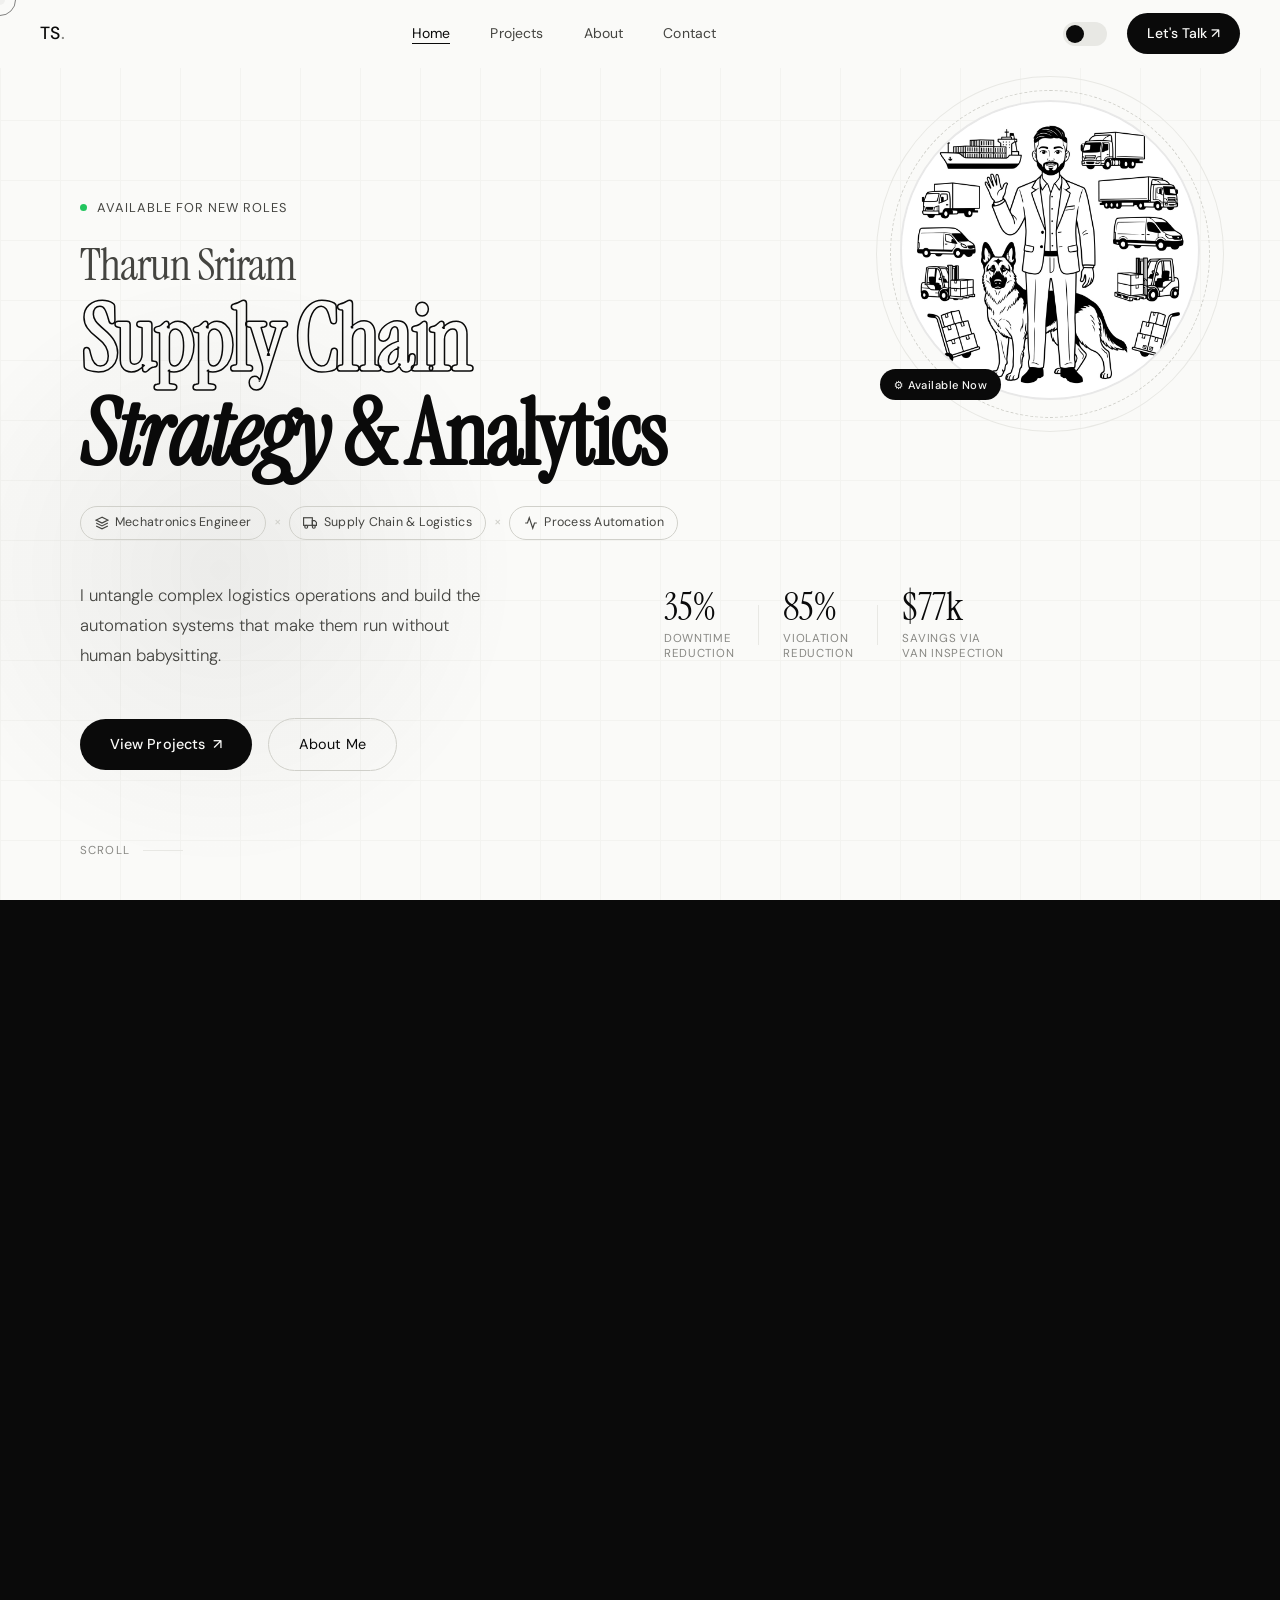
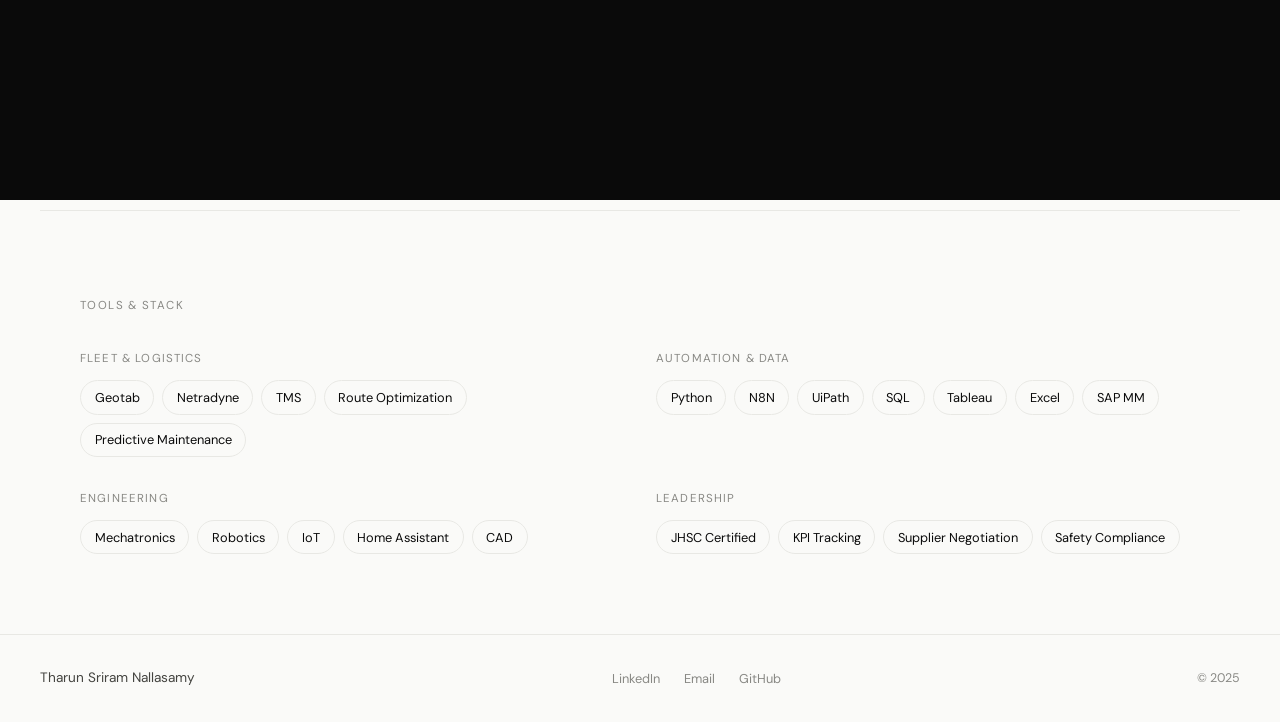
<file: tharun-portfolio /index.html>
<!DOCTYPE html>
<html lang="en">
<head>
<meta charset="UTF-8" />
<meta name="viewport" content="width=device-width, initial-scale=1.0" />
<title>Tharun Sriram — Supply Chain Strategy &amp; Analytics</title>
<meta name="description" content="Tharun Sriram — Supply Chain Strategist, Fleet Manager, and Process Automation specialist. Building systems that run themselves." />
<link rel="preconnect" href="https://fonts.googleapis.com" />
<link rel="preconnect" href="https://fonts.gstatic.com" crossorigin />
<link href="https://fonts.googleapis.com/css2?family=Instrument+Serif:ital@0;1&family=DM+Sans:ital,opsz,wght@0,9..40,300;0,9..40,400;0,9..40,500;1,9..40,300&display=swap" rel="stylesheet" />
<link rel="stylesheet" href="css/style.css" />
</head>
<body>

<!-- CUSTOM CURSOR -->
<div class="cursor" id="cursor"></div>
<div class="cursor-trail" id="cursorTrail"></div>

<nav class="nav" id="nav">
  <a href="index.html" class="nav-logo">TS<span class="nav-logo-dot">.</span></a>
  <ul class="nav-links" id="navLinks">
    <li><a href="index.html" class="nav-link active">Home</a></li>
    <li><a href="projects.html" class="nav-link">Projects</a></li>
    <li><a href="about.html" class="nav-link">About</a></li>
    <li><a href="contact.html" class="nav-link">Contact</a></li>
  </ul>
  <div class="nav-right">
    <button class="theme-toggle" id="themeToggle" aria-label="Toggle dark mode">
      <span class="theme-toggle-sun">☀️</span>
      <span class="theme-toggle-moon">🌙</span>
    </button>
    <a href="contact.html" class="nav-cta">Let's Talk <span class="arrow">↗</span></a>
    <button class="nav-toggle" id="navToggle" aria-label="Menu"><span></span><span></span></button>
  </div>
</nav>

<main>
  <section class="hero">
    <!-- Animated background elements -->
    <div class="hero-glow"></div>
    <div class="hero-particles" id="heroParticles"></div>

    <div class="hero-eyebrow">
      <span class="status-dot"></span>
      <span>Available for new roles</span>
    </div>

    <!-- AVATAR — enlarged with orbit rings -->
    <div class="hero-avatar-wrap">
      <div class="hero-avatar-ring">
        <img src="avatar-illustration.jpg" alt="Tharun Sriram — Logistics &amp; Supply Chain" class="hero-avatar" />
        <div class="avatar-badge">⚙️ Available Now</div>
      </div>
    </div>

    <h1 class="hero-title">
      <span class="hero-title-line hero-line-name">Tharun Sriram</span>
      <span class="hero-title-line hero-line-1">Supply Chain</span>
      <span class="hero-title-line hero-line-2"><em>Strategy</em> &amp; Analytics</span>
    </h1>

    <div class="hero-identity-tags">
      <span class="identity-tag"><svg width="14" height="14" viewBox="0 0 24 24" fill="none" stroke="currentColor" stroke-width="2"><path d="M12 2L2 7l10 5 10-5-10-5z"/><path d="M2 17l10 5 10-5"/><path d="M2 12l10 5 10-5"/></svg>Mechatronics Engineer</span>
      <span class="identity-sep">×</span>
      <span class="identity-tag"><svg width="14" height="14" viewBox="0 0 24 24" fill="none" stroke="currentColor" stroke-width="2"><rect x="1" y="3" width="15" height="13"/><polygon points="16 8 20 8 23 11 23 16 16 16 16 8"/><circle cx="5.5" cy="18.5" r="2.5"/><circle cx="18.5" cy="18.5" r="2.5"/></svg>Supply Chain &amp; Logistics</span>
      <span class="identity-sep">×</span>
      <span class="identity-tag"><svg width="14" height="14" viewBox="0 0 24 24" fill="none" stroke="currentColor" stroke-width="2"><polyline points="22 12 18 12 15 21 9 3 6 12 2 12"/></svg>Process Automation</span>
    </div>

    <div class="hero-sub-row">
      <p class="hero-desc">I untangle complex logistics operations and build the automation systems that make them run without human babysitting.</p>
      <div class="hero-stats">
        <div class="stat-item">
          <span class="stat-num">35%</span>
          <span class="stat-label">Downtime<br>Reduction</span>
        </div>
        <div class="stat-divider"></div>
        <div class="stat-item">
          <span class="stat-num">85%</span>
          <span class="stat-label">Violation<br>Reduction</span>
        </div>
        <div class="stat-divider"></div>
        <div class="stat-item">
          <span class="stat-num">$77k</span>
          <span class="stat-label">Savings via<br>Van Inspection</span>
        </div>
      </div>
    </div>
    <div class="hero-actions">
      <a href="projects.html" class="btn-primary page-link">View Projects <span class="arrow">↗</span></a>
      <a href="about.html" class="btn-ghost page-link">About Me</a>
    </div>
    <div class="hero-scroll-hint" id="scrollHint">
      <span>Scroll</span>
      <div class="scroll-line"></div>
    </div>
  </section>

  <section class="marquee-section" aria-hidden="true">
    <div class="marquee-track">
      <div class="marquee-inner">
        <span>Fleet Operations</span><span class="sep">—</span>
        <span>Route Optimization</span><span class="sep">—</span>
        <span>Process Automation</span><span class="sep">—</span>
        <span>Supply Chain Strategy</span><span class="sep">—</span>
        <span>Predictive Maintenance</span><span class="sep">—</span>
        <span>Data Analytics</span><span class="sep">—</span>
        <span>Mechatronics</span><span class="sep">—</span>
        <span>KPI Tracking</span><span class="sep">—</span>
        <span>Fleet Operations</span><span class="sep">—</span>
        <span>Route Optimization</span><span class="sep">—</span>
        <span>Process Automation</span><span class="sep">—</span>
        <span>Supply Chain Strategy</span><span class="sep">—</span>
        <span>Predictive Maintenance</span><span class="sep">—</span>
        <span>Data Analytics</span><span class="sep">—</span>
        <span>Mechatronics</span><span class="sep">—</span>
        <span>KPI Tracking</span><span class="sep">—</span>
      </div>
    </div>
  </section>

  <section class="section featured-projects">
    <div class="section-header reveal">
      <span class="section-label">Selected Projects</span>
      <a href="projects.html" class="section-link page-link">All projects →</a>
    </div>
    <div class="project-grid">
      <a href="projects.html#van-rotation" class="project-card project-card--large page-link reveal">
        <div class="project-card-tag">Fleet Automation</div>
        <h3 class="project-card-title">Van Rotation<br>Compliance App</h3>
        <p class="project-card-desc">Tracks 54 vehicles, flags non-compliance — achieved 100% Amazon 14-day compliance. Built in one week.</p>
        <div class="project-card-meta"><span>Python</span><span>N8N</span><span>Dashboard</span></div>
        <span class="project-card-arrow">↗</span>
      </a>
      <a href="projects.html#van-inspection" class="project-card page-link reveal">
        <div class="project-card-tag">Safety &amp; Savings</div>
        <h3 class="project-card-title">Van Inspection<br>System</h3>
        <p class="project-card-desc">4-photo audit trail per van, auto-assigned by planner. Recovered $77,283 in damage accountability last year.</p>
        <div class="project-card-meta"><span>Driver Portal</span><span>Automation</span></div>
        <span class="project-card-arrow">↗</span>
      </a>
      <a href="projects.html#vanitha-calculator" class="project-card page-link reveal">
        <div class="project-card-tag">Transport Ops · Tamil</div>
        <h3 class="project-card-title">Vanitha Trip<br>Calculator</h3>
        <p class="project-card-desc">Replaced ledger books with a bilingual trip P&amp;L tool for truck operators — profit/loss per vehicle, per trip.</p>
        <div class="project-card-meta"><span>Tamil UI</span><span>P&amp;L Tracking</span></div>
        <span class="project-card-arrow">↗</span>
      </a>
    </div>
  </section>

  <section class="section currently-section reveal">
    <div class="currently-grid">
      <div class="currently-left">
        <span class="section-label">Currently</span>
        <h2 class="currently-title">Fleet Manager<br>→ <em>Strategist</em></h2>
      </div>
      <div class="currently-right">
        <p>At VCE Logistics I manage a 54-vehicle Amazon delivery fleet — but most of my energy goes into building the systems that make operations run without constant intervention. I'm now looking to apply that same thinking at the strategy and analytics layer of supply chain.</p>
        <a href="about.html" class="inline-link page-link">Read my full story →</a>
      </div>
    </div>
  </section>

  <section class="section tools-section">
    <span class="section-label reveal">Tools &amp; Stack</span>
    <div class="tools-grid">
      <div class="tool-group reveal">
        <span class="tool-group-label">Fleet &amp; Logistics</span>
        <div class="tool-tags"><span>Geotab</span><span>Netradyne</span><span>TMS</span><span>Route Optimization</span><span>Predictive Maintenance</span></div>
      </div>
      <div class="tool-group reveal">
        <span class="tool-group-label">Automation &amp; Data</span>
        <div class="tool-tags"><span>Python</span><span>N8N</span><span>UiPath</span><span>SQL</span><span>Tableau</span><span>Excel</span><span>SAP MM</span></div>
      </div>
      <div class="tool-group reveal">
        <span class="tool-group-label">Engineering</span>
        <div class="tool-tags"><span>Mechatronics</span><span>Robotics</span><span>IoT</span><span>Home Assistant</span><span>CAD</span></div>
      </div>
      <div class="tool-group reveal">
        <span class="tool-group-label">Leadership</span>
        <div class="tool-tags"><span>JHSC Certified</span><span>KPI Tracking</span><span>Supplier Negotiation</span><span>Safety Compliance</span></div>
      </div>
    </div>
  </section>

</main>

<footer class="footer">
  <div class="footer-inner">
    <span class="footer-name">Tharun Sriram Nallasamy</span>
    <div class="footer-links">
      <a href="https://linkedin.com/in/TharunsriramNallasamy" target="_blank" rel="noopener">LinkedIn</a>
      <a href="mailto:sriramtharun.n@gmail.com">Email</a>
      <a href="https://github.com" target="_blank" rel="noopener">GitHub</a>
    </div>
    <span class="footer-copy">© 2025</span>
  </div>
</footer>

<script src="js/main.js"></script>
</body>
</html>
</file>
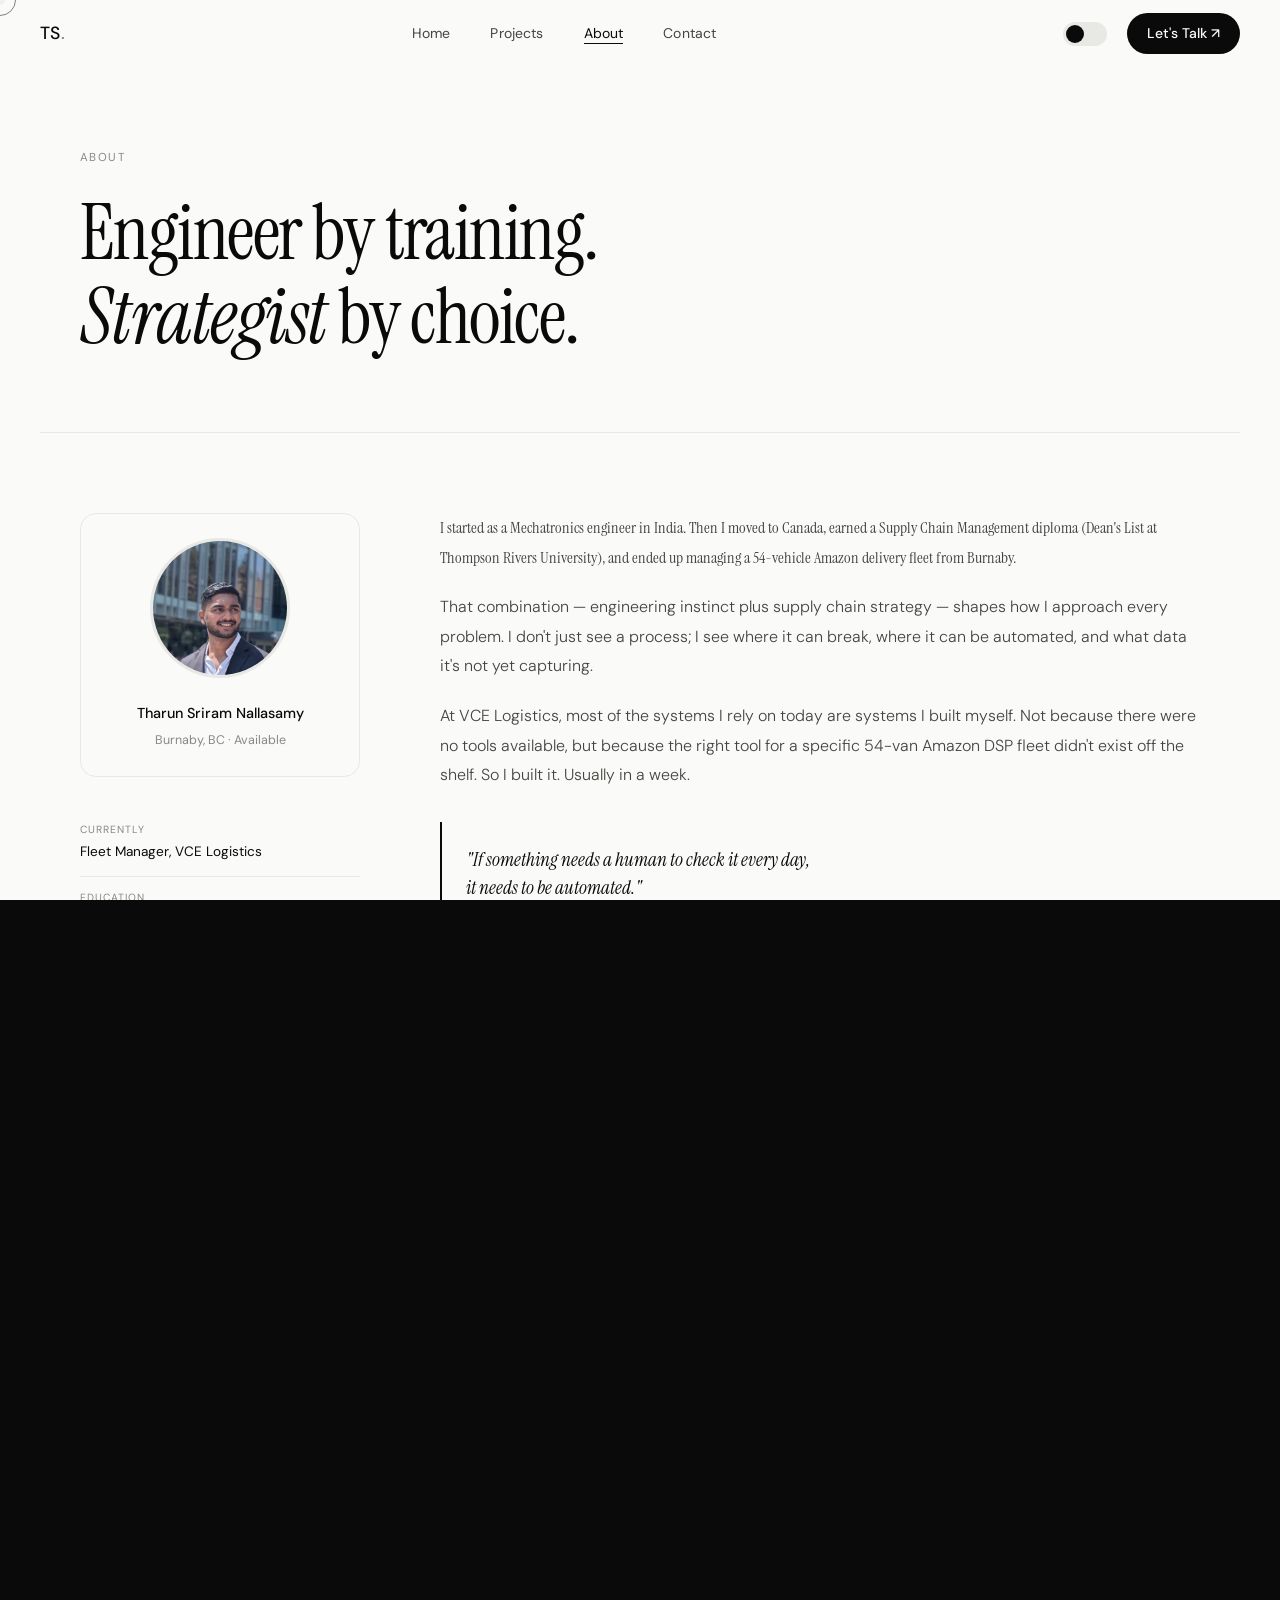
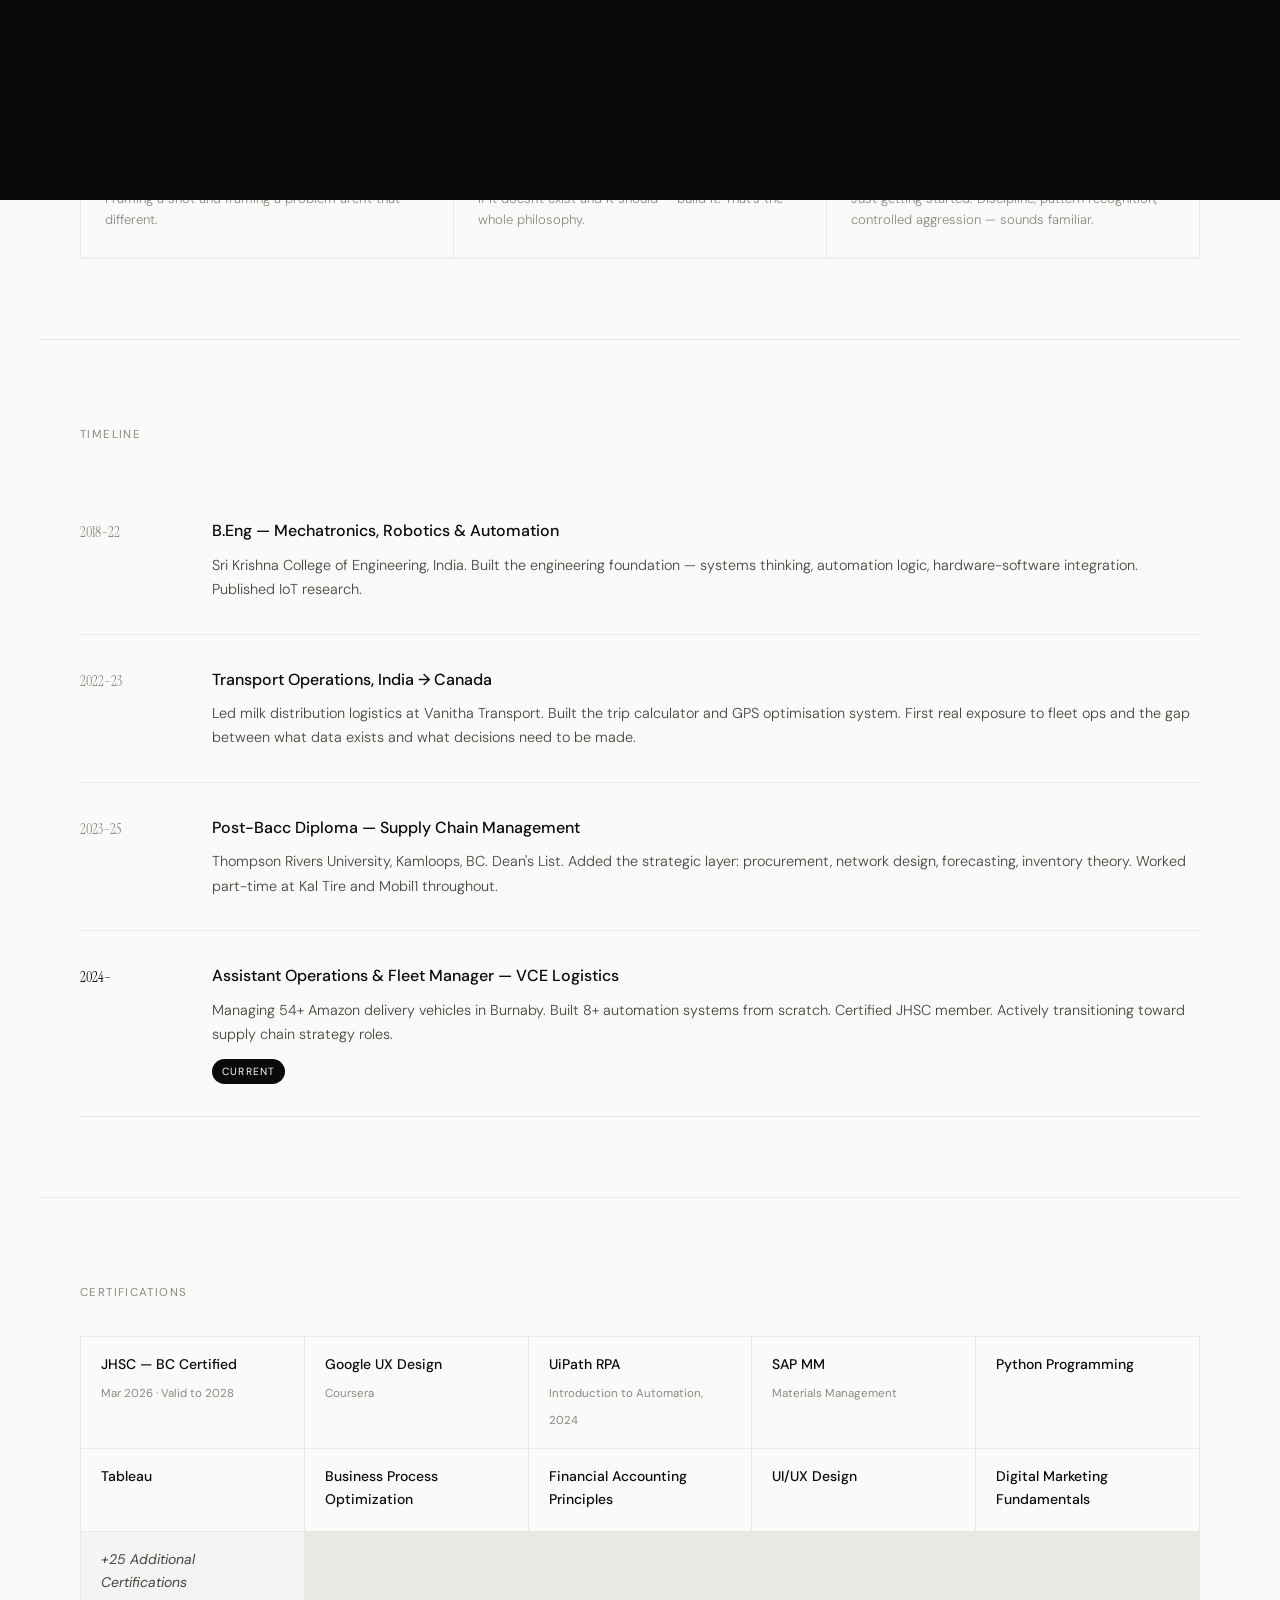
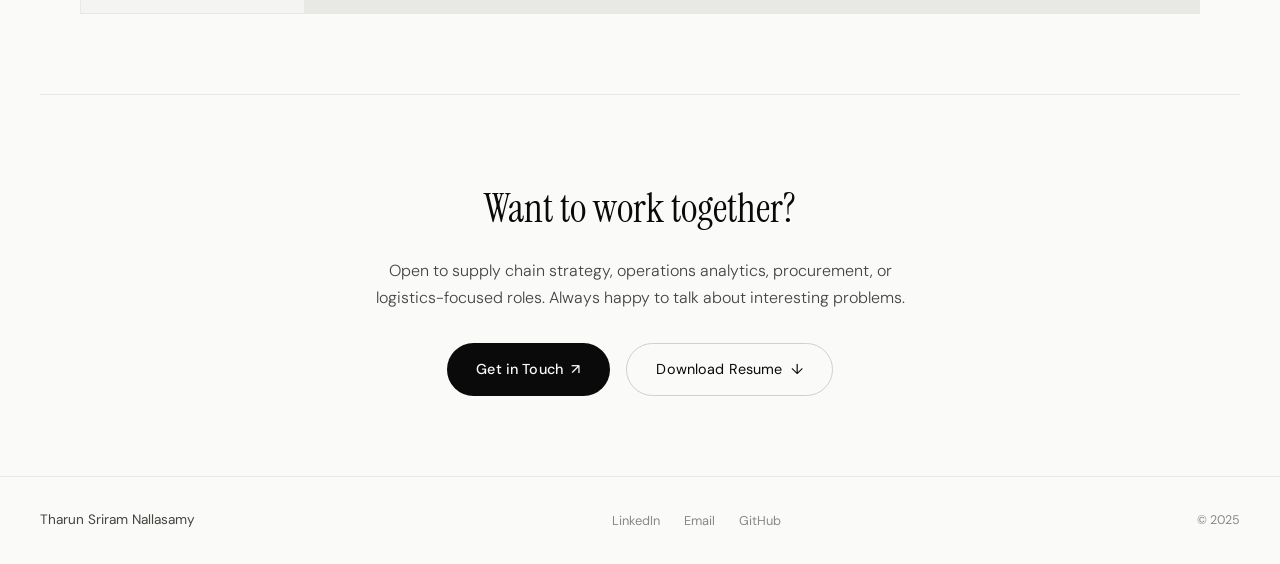
<file: tharun-portfolio /about.html>
<!DOCTYPE html>
<html lang="en">
<head>
<meta charset="UTF-8" />
<meta name="viewport" content="width=device-width, initial-scale=1.0" />
<title>About — Tharun Sriram</title>
<link rel="preconnect" href="https://fonts.googleapis.com" />
<link rel="preconnect" href="https://fonts.gstatic.com" crossorigin />
<link href="https://fonts.googleapis.com/css2?family=Instrument+Serif:ital@0;1&family=DM+Sans:ital,opsz,wght@0,9..40,300;0,9..40,400;0,9..40,500;1,9..40,300&display=swap" rel="stylesheet" />
<link rel="stylesheet" href="css/style.css" />
</head>
<body>
<div class="cursor" id="cursor"></div>
<div class="cursor-trail" id="cursorTrail"></div>

<nav class="nav" id="nav">
  <a href="index.html" class="nav-logo">TS<span class="nav-logo-dot">.</span></a>
  <ul class="nav-links" id="navLinks">
    <li><a href="index.html" class="nav-link page-link">Home</a></li>
    <li><a href="projects.html" class="nav-link page-link">Projects</a></li>
    <li><a href="about.html" class="nav-link active">About</a></li>
    <li><a href="contact.html" class="nav-link page-link">Contact</a></li>
  </ul>
  <div class="nav-right">
    <button class="theme-toggle" id="themeToggle" aria-label="Toggle dark mode">
      <span class="theme-toggle-sun">☀️</span>
      <span class="theme-toggle-moon">🌙</span>
    </button>
    <a href="contact.html" class="nav-cta page-link">Let's Talk <span class="arrow">↗</span></a>
    <button class="nav-toggle" id="navToggle" aria-label="Menu"><span></span><span></span></button>
  </div>
</nav>

<main>
  <section class="page-hero">
    <span class="section-label">About</span>
    <h1 class="page-title">Engineer by training.<br><em>Strategist</em> by choice.</h1>
  </section>

  <section class="about-content section">
    <div class="about-grid">
      <div class="about-left">
        <!-- REAL PHOTO -->
        <div class="about-photo-wrap reveal">
          <img src="avatar-photo.png" alt="Tharun Sriram" class="about-photo" />
          <div class="about-photo-label">
            <span>Tharun Sriram Nallasamy</span>
            <small>Burnaby, BC · Available</small>
          </div>
        </div>
        <div class="about-quick-facts reveal">
          <div class="fact-row"><label>Currently</label><span>Fleet Manager, VCE Logistics</span></div>
          <div class="fact-row"><label>Education</label><span>Supply Chain (Dean's List) + Mechatronics Engineering</span></div>
          <div class="fact-row"><label>Certified</label><span>JHSC, Google UX, UiPath RPA, SAP MM</span></div>
          <div class="fact-row"><label>Based in</label><span>Burnaby, BC, Canada</span></div>
          <div class="fact-row"><label>Languages</label><span>English, Tamil</span></div>
          <div class="fact-row"><label>Mantra</label><span class="mantra-word">Conquer.</span></div>
        </div>
      </div>

      <div class="about-right">
        <div class="about-story reveal">
          <p class="about-lead">I started as a Mechatronics engineer in India. Then I moved to Canada, earned a Supply Chain Management diploma (Dean's List at Thompson Rivers University), and ended up managing a 54-vehicle Amazon delivery fleet from Burnaby.</p>
          <p>That combination — engineering instinct plus supply chain strategy — shapes how I approach every problem. I don't just see a process; I see where it can break, where it can be automated, and what data it's not yet capturing.</p>
          <p>At VCE Logistics, most of the systems I rely on today are systems I built myself. Not because there were no tools available, but because the right tool for a specific 54-van Amazon DSP fleet didn't exist off the shelf. So I built it. Usually in a week.</p>
          <blockquote class="about-quote">
            "If something needs a human to check it every day,<br>it needs to be automated."
          </blockquote>
          <p>I've applied that mindset to van rotation compliance, photo audits, end-of-shift reporting, mechanic prioritisation, dolley tracking, uniform inventory, and gas card distribution. Each time the result was the same: a system that runs itself and surfaces only what actually needs a decision.</p>
          <p>There's one word I come back to constantly: <strong class="conquer-word">Conquer</strong>. Not in a loud way — quietly. You show up, you understand the problem better than anyone else in the room, and then you make it irrelevant. That's what I try to do with every broken process I encounter.</p>
          <p>Now I'm looking to move that thinking upstream — into supply chain strategy, network optimisation, procurement analytics, or operations excellence at a scale beyond 54 vans.</p>
        </div>
      </div>
    </div>
  </section>

  <!-- OUTSIDE WORK — Animated Icons -->
  <section class="section outside-section">
    <span class="section-label reveal">Outside Work</span>
    <div class="outside-grid">
      <div class="outside-card reveal">
        <div class="outside-icon">
          <!-- Hiking icon -->
          <svg class="icon-hike" viewBox="0 0 40 40" fill="none">
            <path d="M5 32 Q12 10 20 8 Q28 10 35 32" stroke="currentColor" stroke-width="2" fill="none" stroke-linecap="round"/>
            <path d="M20 8 L20 4" stroke="currentColor" stroke-width="2" stroke-linecap="round"/>
            <circle cx="20" cy="3" r="1.5" fill="currentColor"/>
            <path d="M12 20 Q16 17 20 20 Q24 23 28 20" stroke="currentColor" stroke-width="1.5" fill="none" stroke-linecap="round"/>
            <path d="M8 30 L14 22 L18 26 L22 18 L27 28" stroke="currentColor" stroke-width="1.5" fill="none" stroke-linecap="round" stroke-linejoin="round"/>
          </svg>
        </div>
        <span>Hiking</span>
        <p>BC trails are the reset button. Elevation and fresh air fix most things.</p>
      </div>
      <div class="outside-card reveal">
        <div class="outside-icon">
          <!-- Fishing icon -->
          <svg class="icon-fish" viewBox="0 0 40 40" fill="none">
            <line x1="20" y1="4" x2="20" y2="24" stroke="currentColor" stroke-width="1.5" stroke-linecap="round"/>
            <path d="M16 7 Q20 5 24 7" stroke="currentColor" stroke-width="1.5" fill="none" stroke-linecap="round"/>
            <path d="M20 24 Q24 28 28 26 Q30 32 26 34 Q22 36 18 34 Q12 32 12 26 Q14 22 18 24" stroke="currentColor" stroke-width="1.5" fill="none" stroke-linecap="round" stroke-linejoin="round"/>
            <circle cx="22" cy="29" r="1.5" fill="currentColor"/>
            <path d="M6 32 Q10 26 14 30 Q18 34 20 30 Q22 26 26 30 Q30 34 34 32" stroke="currentColor" stroke-width="1.5" fill="none" stroke-linecap="round"/>
          </svg>
        </div>
        <span>Fishing</span>
        <p>Patience is a skill. Also useful when debugging automation pipelines.</p>
      </div>
      <div class="outside-card reveal">
        <div class="outside-icon">
          <!-- Gym / barbell icon -->
          <svg class="icon-gym" viewBox="0 0 40 40" fill="none">
            <rect x="14" y="8" width="12" height="24" rx="6" stroke="currentColor" stroke-width="2"/>
            <line x1="8" y1="18" x2="14" y2="18" stroke="currentColor" stroke-width="2.5" stroke-linecap="round"/>
            <line x1="8" y1="22" x2="14" y2="22" stroke="currentColor" stroke-width="2.5" stroke-linecap="round"/>
            <line x1="26" y1="18" x2="32" y2="18" stroke="currentColor" stroke-width="2.5" stroke-linecap="round"/>
            <line x1="26" y1="22" x2="32" y2="22" stroke="currentColor" stroke-width="2.5" stroke-linecap="round"/>
            <rect x="4" y="16" width="4" height="8" rx="1" stroke="currentColor" stroke-width="1.5"/>
            <rect x="32" y="16" width="4" height="8" rx="1" stroke="currentColor" stroke-width="1.5"/>
          </svg>
        </div>
        <span>Gym</span>
        <p>Conquer the bar. Same energy I bring to a broken process.</p>
      </div>
      <div class="outside-card reveal">
        <div class="outside-icon">
          <!-- Camera / photography -->
          <svg class="icon-photo" viewBox="0 0 40 40" fill="none">
            <rect x="5" y="12" width="30" height="20" rx="3" stroke="currentColor" stroke-width="2"/>
            <path d="M14 12 L16 8 L24 8 L26 12" stroke="currentColor" stroke-width="1.5" stroke-linecap="round" stroke-linejoin="round"/>
            <circle cx="20" cy="22" r="5.5" stroke="currentColor" stroke-width="2"/>
            <circle cx="20" cy="22" r="2" fill="currentColor"/>
            <circle cx="9" cy="16" r="1.5" fill="currentColor"/>
          </svg>
        </div>
        <span>Photography</span>
        <p>Framing a shot and framing a problem aren't that different.</p>
      </div>
      <div class="outside-card reveal">
        <div class="outside-icon">
          <!-- Building / tools -->
          <svg class="icon-build" viewBox="0 0 40 40" fill="none">
            <rect x="10" y="6" width="20" height="28" rx="2" stroke="currentColor" stroke-width="2"/>
            <line x1="14" y1="12" x2="26" y2="12" stroke="currentColor" stroke-width="1.5" stroke-linecap="round"/>
            <line x1="14" y1="17" x2="26" y2="17" stroke="currentColor" stroke-width="1.5" stroke-linecap="round"/>
            <line x1="14" y1="22" x2="20" y2="22" stroke="currentColor" stroke-width="1.5" stroke-linecap="round"/>
            <circle cx="28" cy="32" r="6" fill="currentColor"/>
            <path d="M26 32 L27.5 33.5 L30.5 30" stroke="white" stroke-width="1.5" stroke-linecap="round" stroke-linejoin="round"/>
          </svg>
        </div>
        <span>Building Things</span>
        <p>If it doesn't exist and it should — build it. That's the whole philosophy.</p>
      </div>
      <div class="outside-card reveal">
        <div class="outside-icon">
          <!-- Martial arts -->
          <svg class="icon-martial" viewBox="0 0 40 40" fill="none">
            <circle cx="20" cy="10" r="4" stroke="currentColor" stroke-width="2"/>
            <line x1="20" y1="14" x2="20" y2="24" stroke="currentColor" stroke-width="2" stroke-linecap="round"/>
            <path d="M20 18 L12 22" stroke="currentColor" stroke-width="2" stroke-linecap="round"/>
            <path d="M20 18 L30 15" stroke="currentColor" stroke-width="2" stroke-linecap="round"/>
            <path d="M20 24 L14 34" stroke="currentColor" stroke-width="2" stroke-linecap="round"/>
            <path d="M20 24 L28 32" stroke="currentColor" stroke-width="2" stroke-linecap="round"/>
          </svg>
        </div>
        <span>Martial Arts</span>
        <p>Just getting started. Discipline, pattern recognition, controlled aggression — sounds familiar.</p>
      </div>
    </div>
  </section>

  <!-- TIMELINE -->
  <section class="section timeline-section">
    <span class="section-label reveal">Timeline</span>
    <div class="timeline">
      <div class="timeline-item">
        <div class="timeline-year">2018–22</div>
        <div class="timeline-content">
          <h3>B.Eng — Mechatronics, Robotics &amp; Automation</h3>
          <p>Sri Krishna College of Engineering, India. Built the engineering foundation — systems thinking, automation logic, hardware-software integration. Published IoT research.</p>
        </div>
      </div>
      <div class="timeline-item">
        <div class="timeline-year">2022–23</div>
        <div class="timeline-content">
          <h3>Transport Operations, India → Canada</h3>
          <p>Led milk distribution logistics at Vanitha Transport. Built the trip calculator and GPS optimisation system. First real exposure to fleet ops and the gap between what data exists and what decisions need to be made.</p>
        </div>
      </div>
      <div class="timeline-item">
        <div class="timeline-year">2023–25</div>
        <div class="timeline-content">
          <h3>Post-Bacc Diploma — Supply Chain Management</h3>
          <p>Thompson Rivers University, Kamloops, BC. Dean's List. Added the strategic layer: procurement, network design, forecasting, inventory theory. Worked part-time at Kal Tire and Mobil1 throughout.</p>
        </div>
      </div>
      <div class="timeline-item timeline-item--current">
        <div class="timeline-year">2024–</div>
        <div class="timeline-content">
          <h3>Assistant Operations &amp; Fleet Manager — VCE Logistics</h3>
          <p>Managing 54+ Amazon delivery vehicles in Burnaby. Built 8+ automation systems from scratch. Certified JHSC member. Actively transitioning toward supply chain strategy roles.</p>
          <span class="timeline-current-badge">Current</span>
        </div>
      </div>
    </div>
  </section>

  <!-- CERTIFICATIONS -->
  <section class="section certifications-section">
    <span class="section-label reveal">Certifications</span>
    <div class="cert-grid">
      <div class="cert-item reveal"><span>JHSC — BC Certified</span><label>Mar 2026 · Valid to 2028</label></div>
      <div class="cert-item reveal"><span>Google UX Design</span><label>Coursera</label></div>
      <div class="cert-item reveal"><span>UiPath RPA</span><label>Introduction to Automation, 2024</label></div>
      <div class="cert-item reveal"><span>SAP MM</span><label>Materials Management</label></div>
      <div class="cert-item reveal"><span>Python Programming</span><label></label></div>
      <div class="cert-item reveal"><span>Tableau</span><label></label></div>
      <div class="cert-item reveal"><span>Business Process Optimization</span><label></label></div>
      <div class="cert-item reveal"><span>Financial Accounting Principles</span><label></label></div>
      <div class="cert-item reveal"><span>UI/UX Design</span><label></label></div>
      <div class="cert-item reveal"><span>Digital Marketing Fundamentals</span><label></label></div>
      <div class="cert-item cert-item--more reveal"><span>+25 Additional Certifications</span><label></label></div>
    </div>
  </section>

  <!-- CTA -->
  <section class="section about-cta-section">
    <div class="about-cta-inner reveal">
      <h2>Want to work together?</h2>
      <p>Open to supply chain strategy, operations analytics, procurement, or logistics-focused roles. Always happy to talk about interesting problems.</p>
      <div class="about-cta-actions">
        <a href="contact.html" class="btn-primary page-link">Get in Touch <span class="arrow">↗</span></a>
        <a href="Tharun_Sriram_N_Resume_2026_.pdf" class="btn-ghost" download>Download Resume <span class="arrow">↓</span></a>
      </div>
    </div>
  </section>

</main>

<footer class="footer">
  <div class="footer-inner">
    <span class="footer-name">Tharun Sriram Nallasamy</span>
    <div class="footer-links">
      <a href="https://linkedin.com/in/TharunsriramNallasamy" target="_blank" rel="noopener">LinkedIn</a>
      <a href="mailto:sriramtharun.n@gmail.com">Email</a>
      <a href="https://github.com" target="_blank" rel="noopener">GitHub</a>
    </div>
    <span class="footer-copy">© 2025</span>
  </div>
</footer>
<script src="js/main.js"></script>
</body>
</html>
</file>
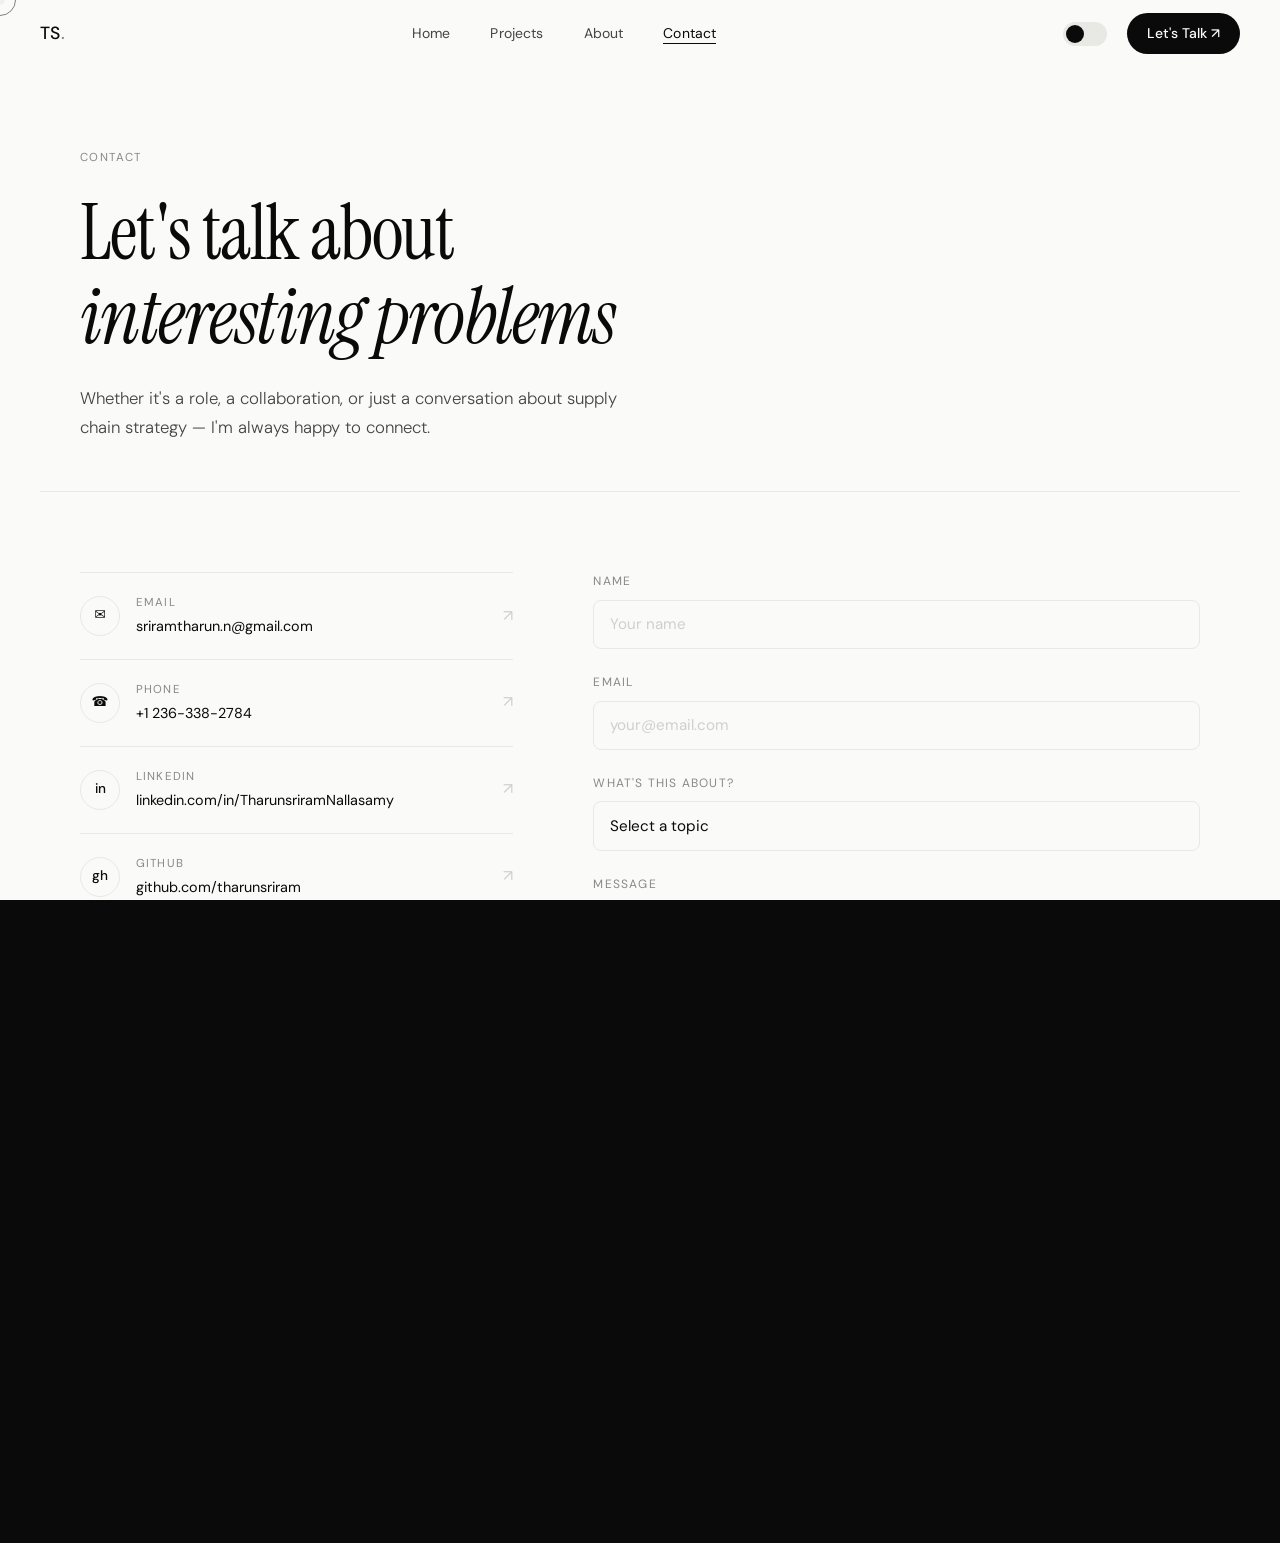
<file: tharun-portfolio /contact.html>
<!DOCTYPE html>
<html lang="en">
<head>
<meta charset="UTF-8" />
<meta name="viewport" content="width=device-width, initial-scale=1.0" />
<title>Contact — Tharun Sriram</title>
<link rel="preconnect" href="https://fonts.googleapis.com" />
<link rel="preconnect" href="https://fonts.gstatic.com" crossorigin />
<link href="https://fonts.googleapis.com/css2?family=Instrument+Serif:ital@0;1&family=DM+Sans:ital,opsz,wght@0,9..40,300;0,9..40,400;0,9..40,500;1,9..40,300&display=swap" rel="stylesheet" />
<link rel="stylesheet" href="css/style.css" />
</head>
<body>
<div class="cursor" id="cursor"></div>
<div class="cursor-trail" id="cursorTrail"></div>

<nav class="nav" id="nav">
  <a href="index.html" class="nav-logo">TS<span class="nav-logo-dot">.</span></a>
  <ul class="nav-links" id="navLinks">
    <li><a href="index.html" class="nav-link page-link">Home</a></li>
    <li><a href="projects.html" class="nav-link page-link">Projects</a></li>
    <li><a href="about.html" class="nav-link page-link">About</a></li>
    <li><a href="contact.html" class="nav-link active">Contact</a></li>
  </ul>
  <div class="nav-right">
    <button class="theme-toggle" id="themeToggle" aria-label="Toggle dark mode">
      <span class="theme-toggle-sun">☀️</span>
      <span class="theme-toggle-moon">🌙</span>
    </button>
    <a href="contact.html" class="nav-cta">Let's Talk <span class="arrow">↗</span></a>
    <button class="nav-toggle" id="navToggle" aria-label="Menu"><span></span><span></span></button>
  </div>
</nav>

<main>
  <section class="page-hero">
    <span class="section-label">Contact</span>
    <h1 class="page-title">Let's talk about<br><em>interesting problems</em></h1>
    <p class="page-desc">Whether it's a role, a collaboration, or just a conversation about supply chain strategy — I'm always happy to connect.</p>
  </section>

  <section class="contact-section section">
    <div class="contact-grid">
      <div class="contact-left reveal">
        <div class="contact-channels">
          <a href="mailto:sriramtharun.n@gmail.com" class="contact-channel">
            <div class="contact-channel-icon">✉</div>
            <div class="contact-channel-body"><span class="contact-channel-label">Email</span><span class="contact-channel-value">sriramtharun.n@gmail.com</span></div>
            <span class="contact-channel-arrow">↗</span>
          </a>
          <a href="tel:+12363382784" class="contact-channel">
            <div class="contact-channel-icon">☎</div>
            <div class="contact-channel-body"><span class="contact-channel-label">Phone</span><span class="contact-channel-value">+1 236-338-2784</span></div>
            <span class="contact-channel-arrow">↗</span>
          </a>
          <a href="https://linkedin.com/in/TharunsriramNallasamy" target="_blank" rel="noopener" class="contact-channel">
            <div class="contact-channel-icon">in</div>
            <div class="contact-channel-body"><span class="contact-channel-label">LinkedIn</span><span class="contact-channel-value">linkedin.com/in/TharunsriramNallasamy</span></div>
            <span class="contact-channel-arrow">↗</span>
          </a>
          <a href="https://github.com" target="_blank" rel="noopener" class="contact-channel">
            <div class="contact-channel-icon">gh</div>
            <div class="contact-channel-body"><span class="contact-channel-label">GitHub</span><span class="contact-channel-value">github.com/tharunsriram</span></div>
            <span class="contact-channel-arrow">↗</span>
          </a>
        </div>
        <div class="contact-resume-block">
          <p>Want the full picture?</p>
          <a href="Tharun_Sriram_N_Resume_2026_.pdf" class="btn-primary" download>Download Resume <span class="arrow">↓</span></a>
        </div>
      </div>

      <div class="contact-right reveal">
        <form class="contact-form" id="contactForm" action="https://formspree.io/f/YOUR_FORM_ID" method="POST">
          <div class="form-group">
            <label for="name">Name</label>
            <input type="text" id="name" name="name" placeholder="Your name" required />
          </div>
          <div class="form-group">
            <label for="email">Email</label>
            <input type="email" id="email" name="email" placeholder="your@email.com" required />
          </div>
          <div class="form-group">
            <label for="subject">What's this about?</label>
            <select id="subject" name="subject">
              <option value="">Select a topic</option>
              <option value="role">Full-time role</option>
              <option value="freelance">Freelance / consulting</option>
              <option value="collaboration">Collaboration</option>
              <option value="other">Just saying hi</option>
            </select>
          </div>
          <div class="form-group">
            <label for="message">Message</label>
            <textarea id="message" name="message" rows="5" placeholder="Tell me about the opportunity or project..." required></textarea>
          </div>
          <button type="submit" class="btn-primary form-submit">Send Message <span class="arrow">→</span></button>
          <p class="form-note">I typically respond within 24 hours.</p>
        </form>
      </div>
    </div>
  </section>

  <section class="section location-section reveal">
    <div class="location-inner">
      <span class="section-label">Location</span>
      <p class="location-text">Based in <strong>Burnaby, BC, Canada</strong> — open to remote, hybrid, or in-person roles across the Greater Vancouver area.</p>
    </div>
  </section>
</main>

<footer class="footer">
  <div class="footer-inner">
    <span class="footer-name">Tharun Sriram Nallasamy</span>
    <div class="footer-links">
      <a href="https://linkedin.com/in/TharunsriramNallasamy" target="_blank" rel="noopener">LinkedIn</a>
      <a href="mailto:sriramtharun.n@gmail.com">Email</a>
      <a href="https://github.com" target="_blank" rel="noopener">GitHub</a>
    </div>
    <span class="footer-copy">© 2025</span>
  </div>
</footer>
<script src="js/main.js"></script>
</body>
</html>
</file>
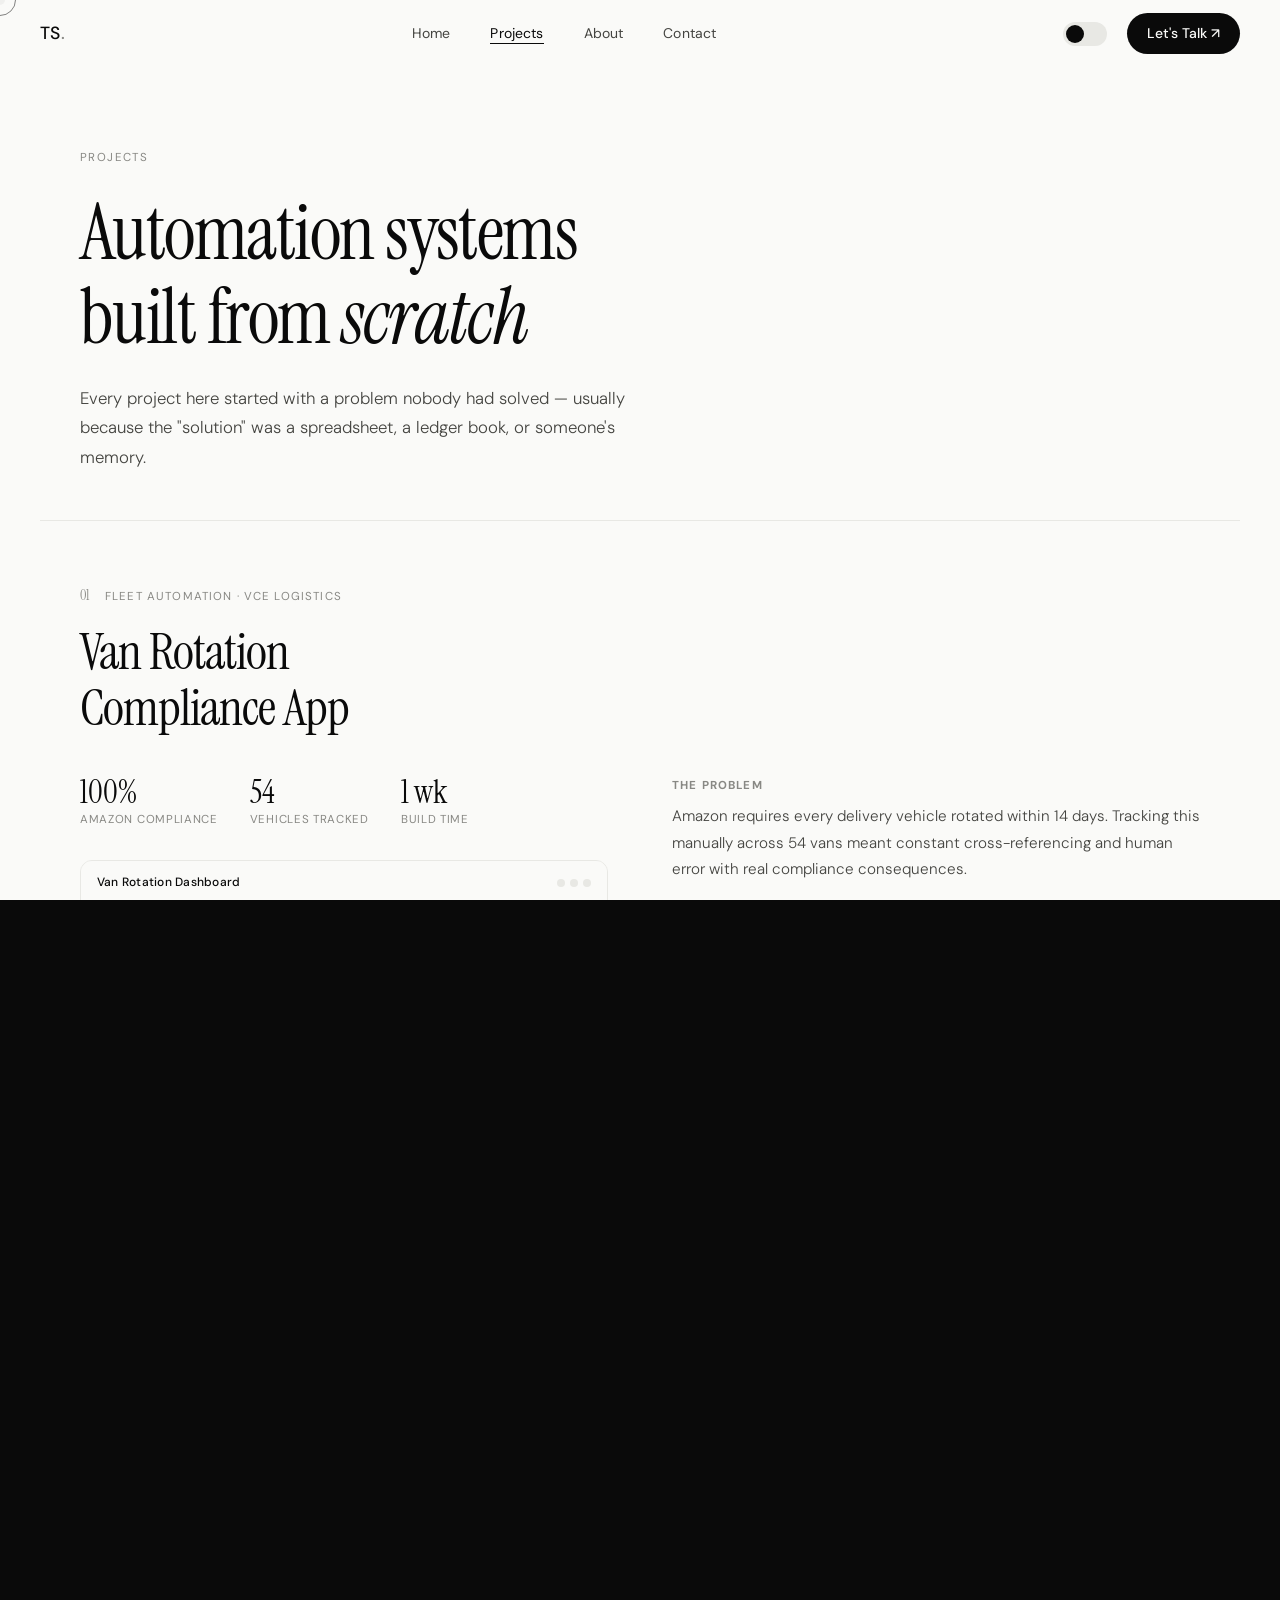
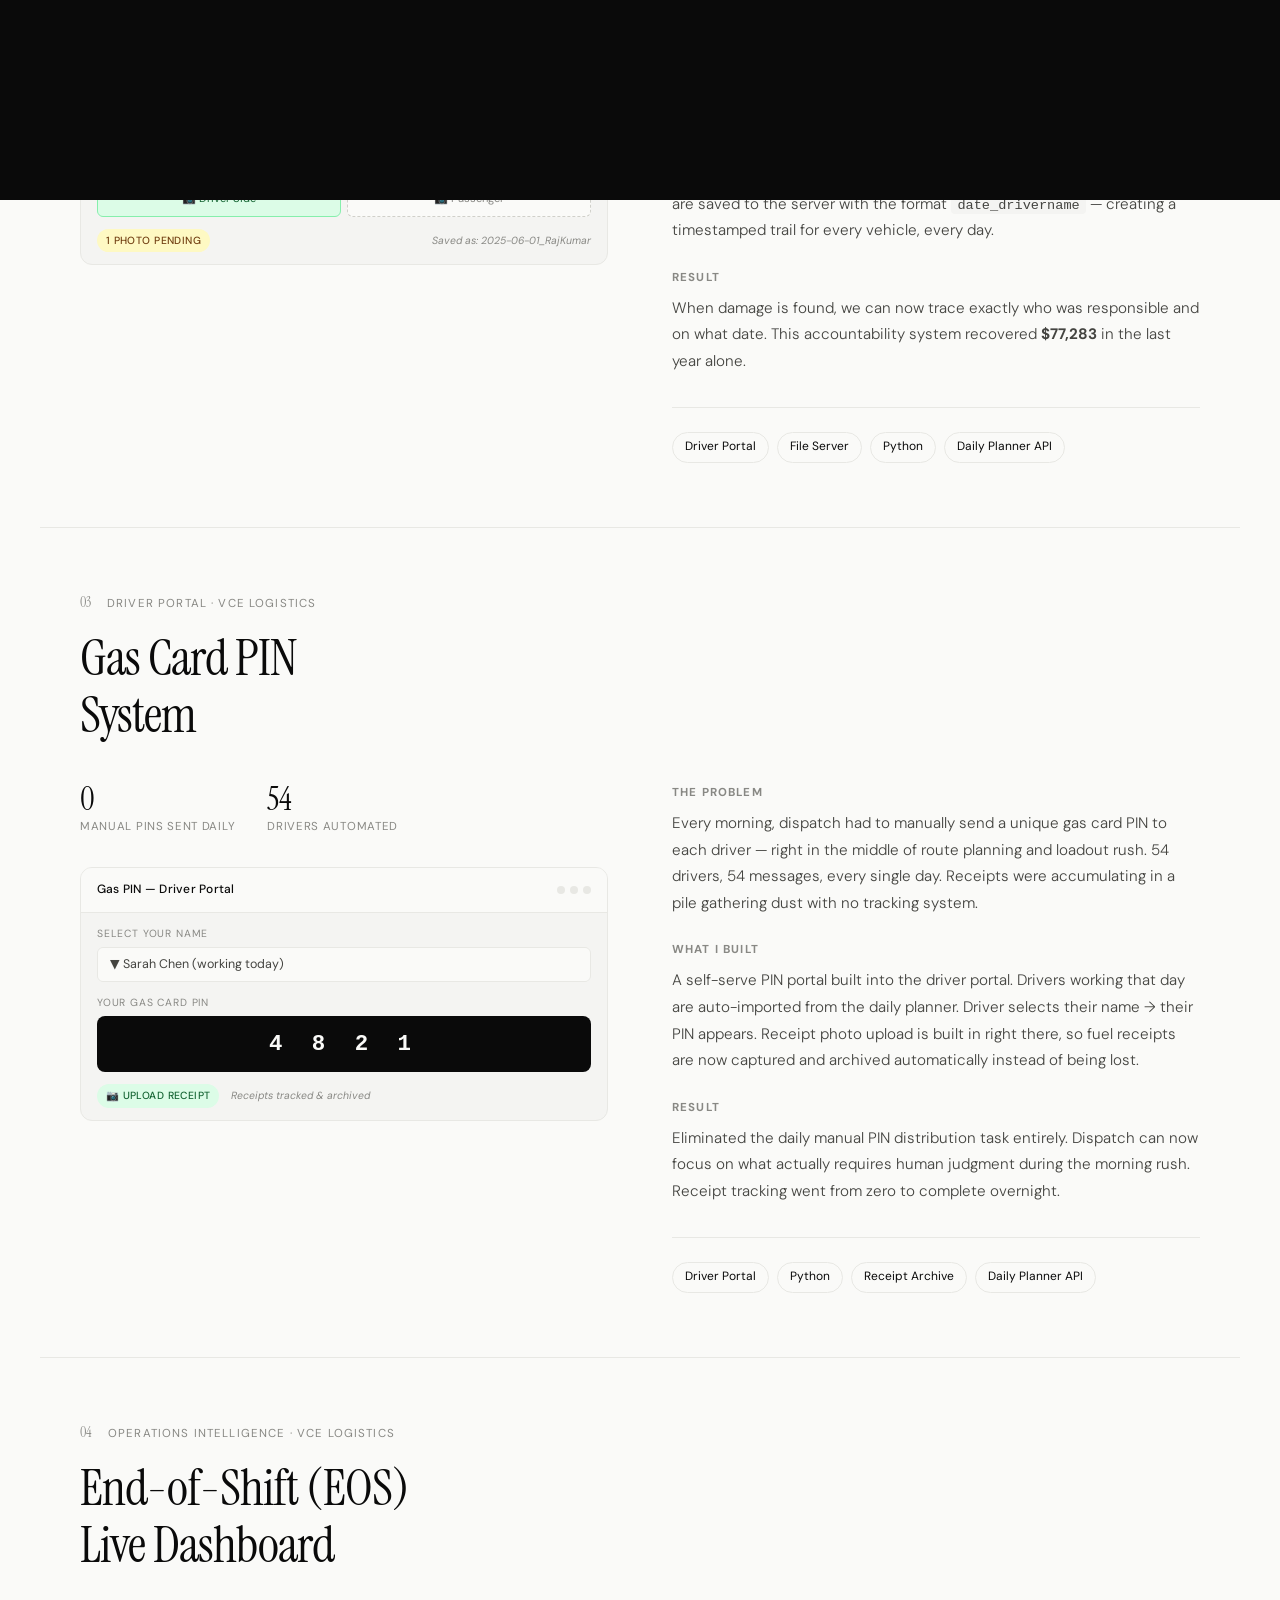
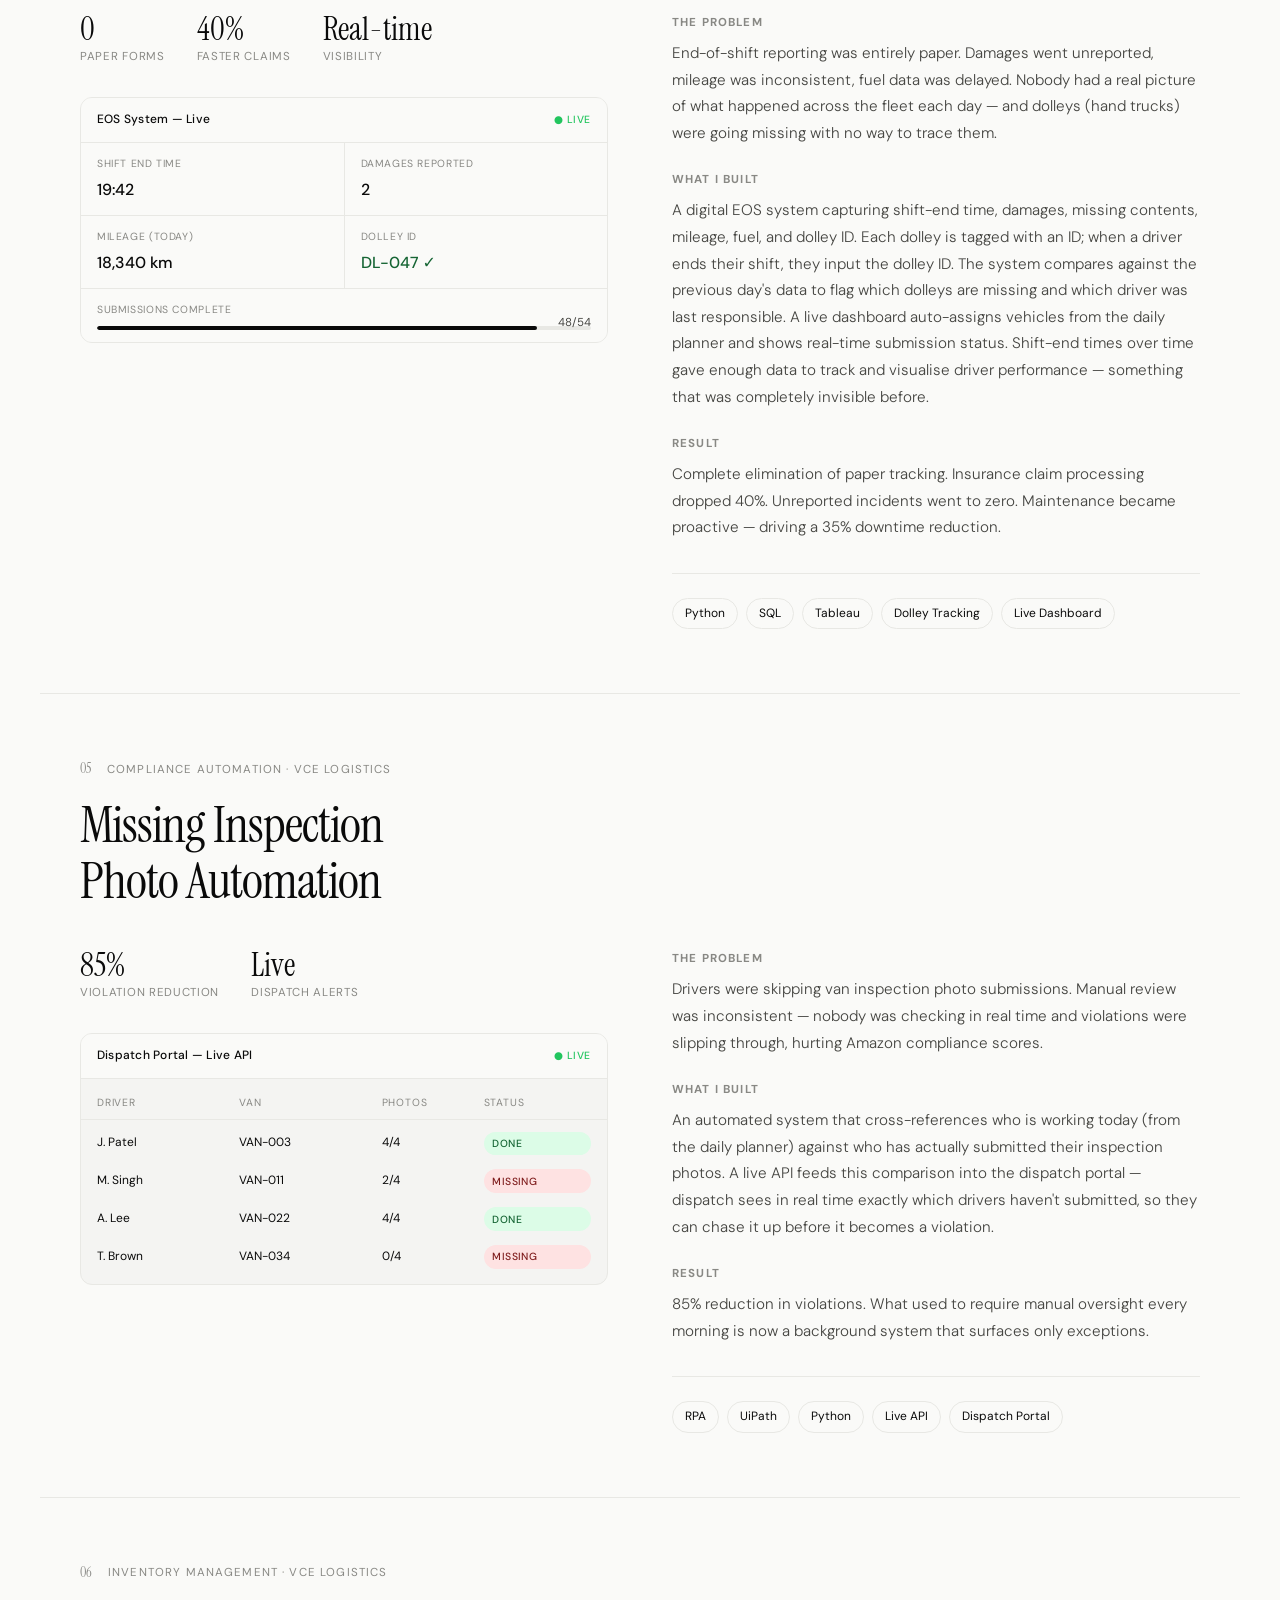
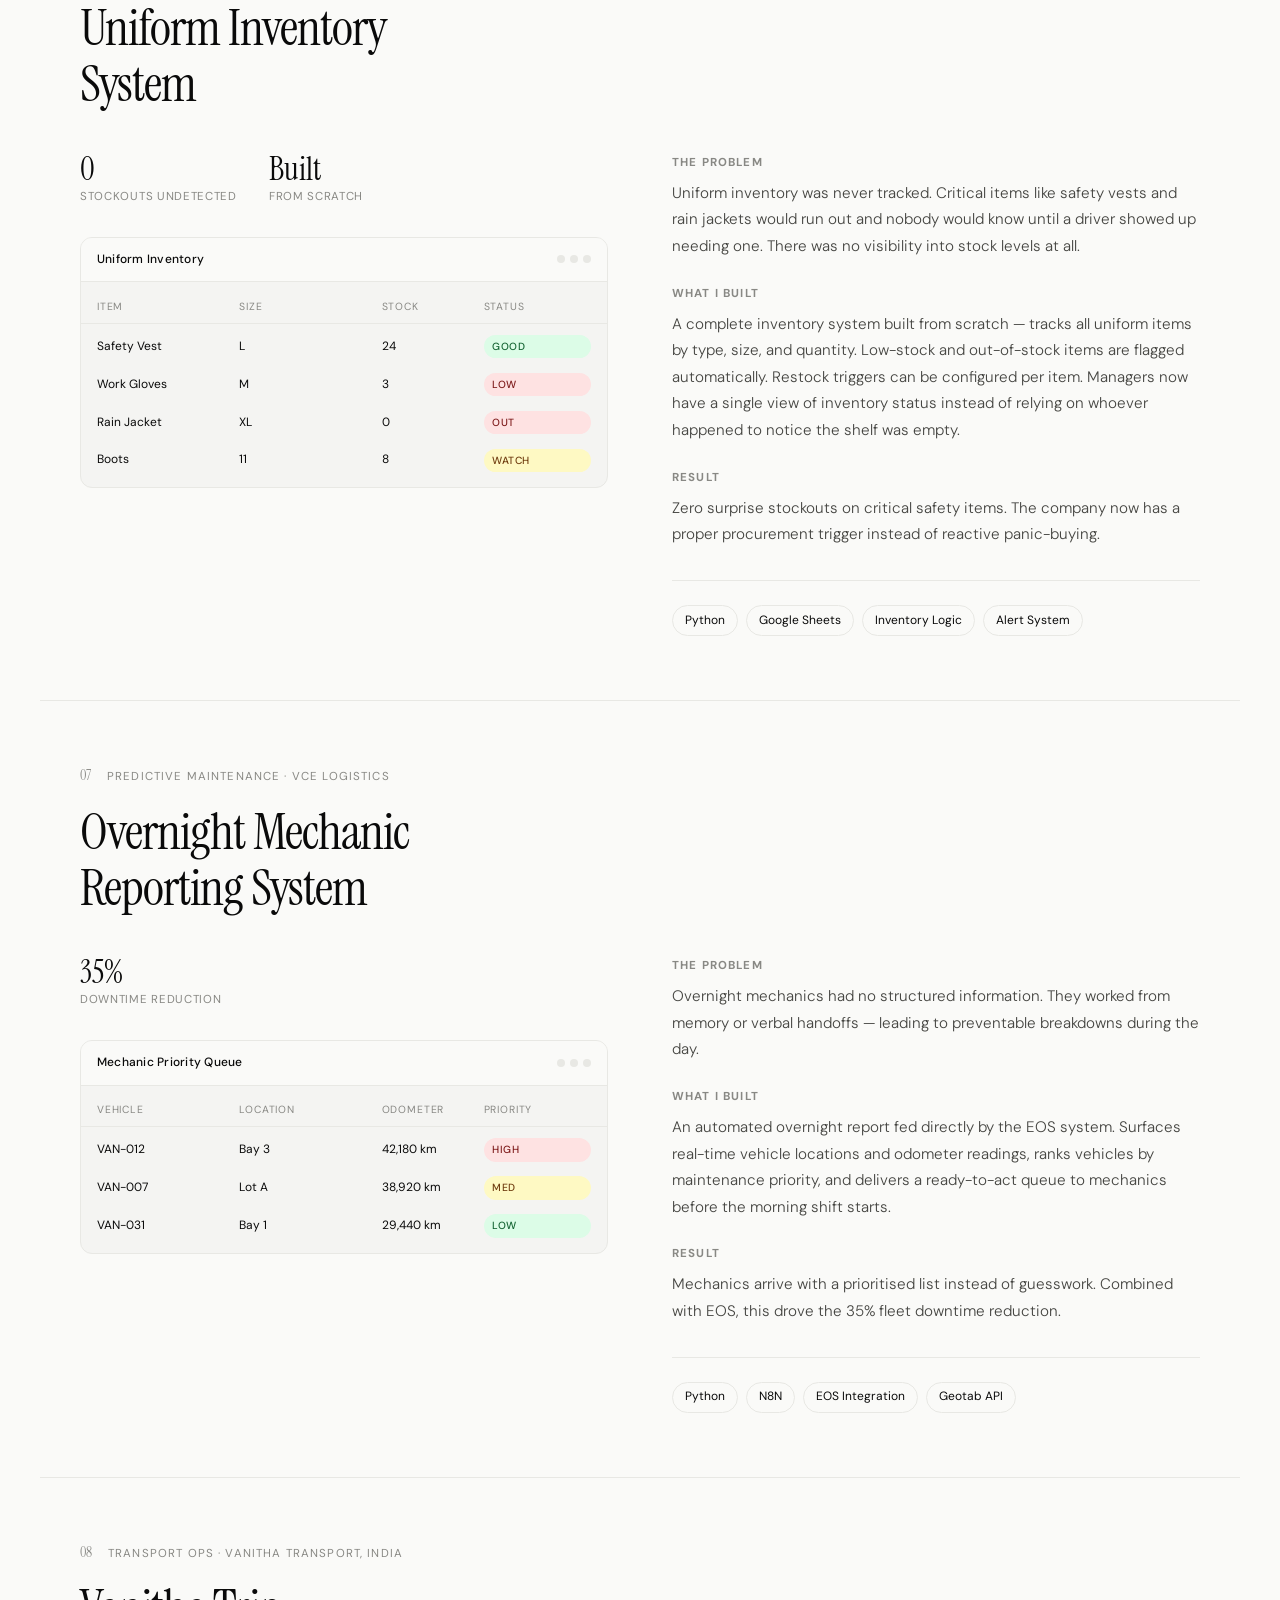
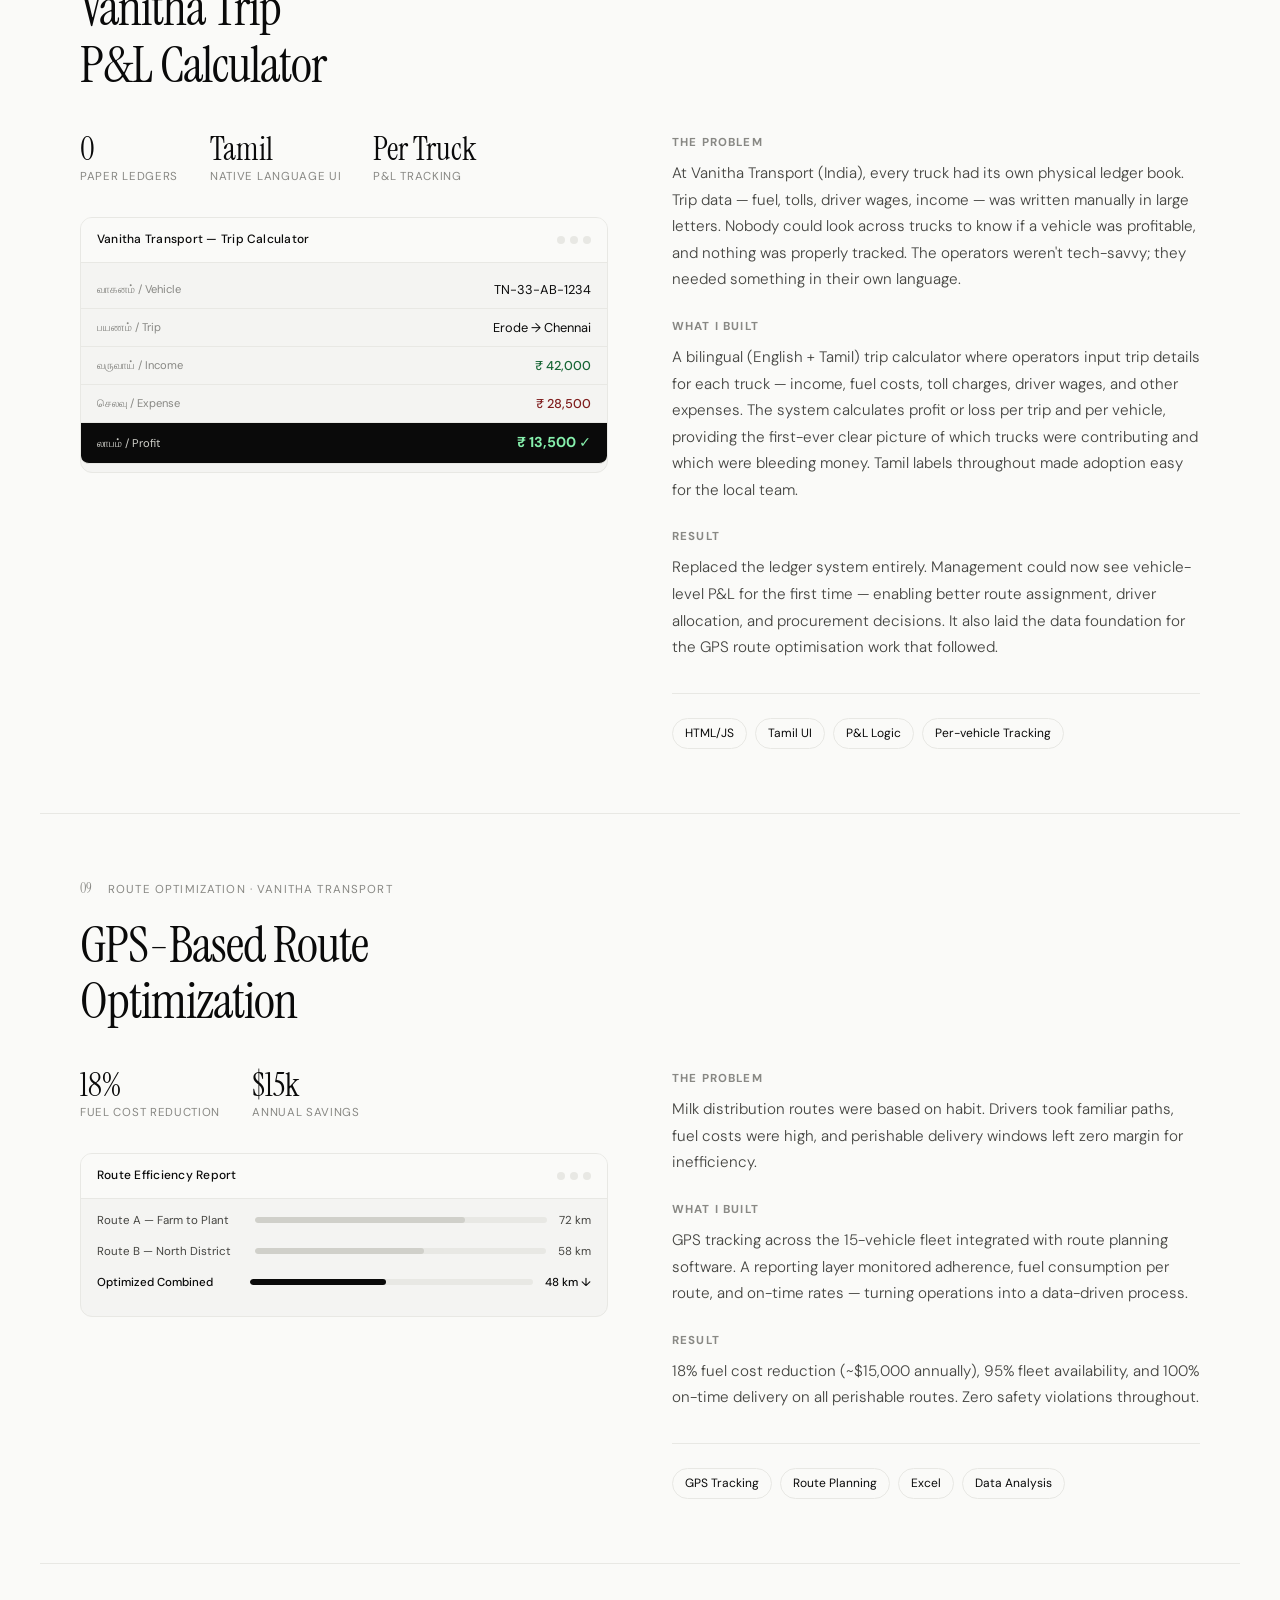
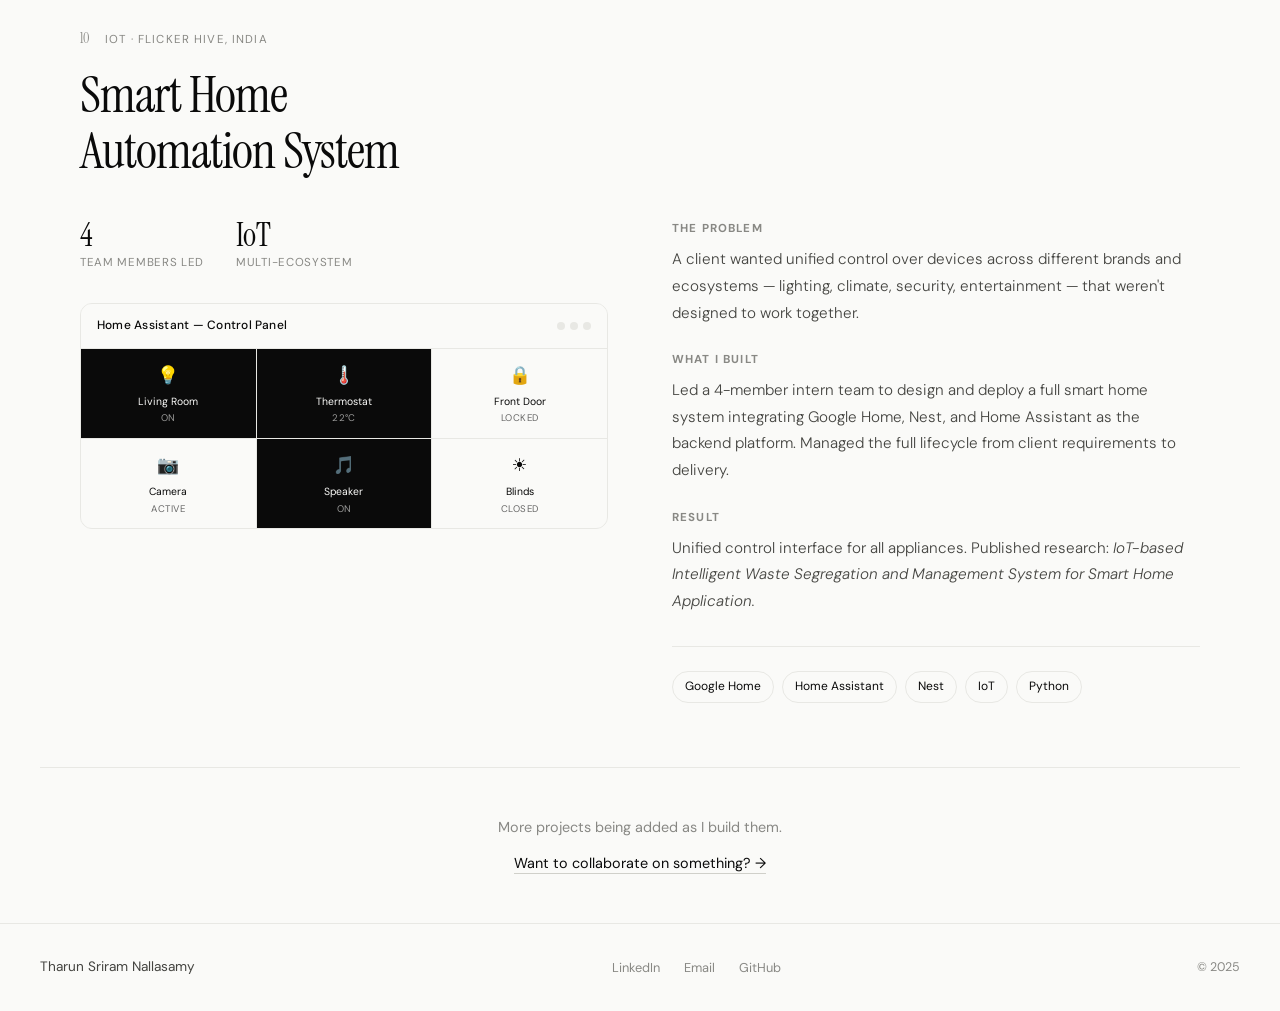
<file: tharun-portfolio /projects.html>
<!DOCTYPE html>
<html lang="en">
<head>
<meta charset="UTF-8" />
<meta name="viewport" content="width=device-width, initial-scale=1.0" />
<title>Projects — Tharun Sriram</title>
<link rel="preconnect" href="https://fonts.googleapis.com" />
<link rel="preconnect" href="https://fonts.gstatic.com" crossorigin />
<link href="https://fonts.googleapis.com/css2?family=Instrument+Serif:ital@0;1&family=DM+Sans:ital,opsz,wght@0,9..40,300;0,9..40,400;0,9..40,500;1,9..40,300&display=swap" rel="stylesheet" />
<link rel="stylesheet" href="css/style.css" />
</head>
<body>
<div class="cursor" id="cursor"></div>
<div class="cursor-trail" id="cursorTrail"></div>

<nav class="nav" id="nav">
  <a href="index.html" class="nav-logo">TS<span class="nav-logo-dot">.</span></a>
  <ul class="nav-links" id="navLinks">
    <li><a href="index.html" class="nav-link page-link">Home</a></li>
    <li><a href="projects.html" class="nav-link active">Projects</a></li>
    <li><a href="about.html" class="nav-link page-link">About</a></li>
    <li><a href="contact.html" class="nav-link page-link">Contact</a></li>
  </ul>
  <div class="nav-right">
    <button class="theme-toggle" id="themeToggle" aria-label="Toggle dark mode">
      <span class="theme-toggle-sun">☀️</span>
      <span class="theme-toggle-moon">🌙</span>
    </button>
    <a href="contact.html" class="nav-cta page-link">Let's Talk <span class="arrow">↗</span></a>
    <button class="nav-toggle" id="navToggle" aria-label="Menu"><span></span><span></span></button>
  </div>
</nav>

<main>
  <section class="page-hero">
    <span class="section-label">Projects</span>
    <h1 class="page-title">Automation systems<br>built from <em>scratch</em></h1>
    <p class="page-desc">Every project here started with a problem nobody had solved — usually because the "solution" was a spreadsheet, a ledger book, or someone's memory.</p>
  </section>

  <section class="projects-list">

    <article class="project-detail" id="van-rotation">
      <div class="project-detail-header">
        <div class="project-detail-meta"><span class="project-detail-num">01</span><span class="project-tag">Fleet Automation · VCE Logistics</span></div>
        <h2 class="project-detail-title">Van Rotation<br>Compliance App</h2>
      </div>
      <div class="project-detail-body">
        <div class="project-detail-left">
          <div class="project-stat-row">
            <div class="project-stat"><span>100%</span><label>Amazon Compliance</label></div>
            <div class="project-stat"><span>54</span><label>Vehicles Tracked</label></div>
            <div class="project-stat"><span>1 wk</span><label>Build Time</label></div>
          </div>
          <div class="project-mockup">
            <div class="mock-header"><span class="mock-title">Van Rotation Dashboard</span><div class="mock-dots"><span></span><span></span><span></span></div></div>
            <div class="mock-table">
              <div class="mock-row mock-row-head"><span>Vehicle</span><span>Last Assigned</span><span>Days</span><span>Status</span></div>
              <div class="mock-row"><span>VAN-001</span><span>Jun 2</span><span>5</span><span class="badge badge-ok">OK</span></div>
              <div class="mock-row"><span>VAN-007</span><span>May 28</span><span>10</span><span class="badge badge-warn">Flag</span></div>
              <div class="mock-row"><span>VAN-012</span><span>May 25</span><span>13</span><span class="badge badge-alert">Alert</span></div>
              <div class="mock-row"><span>VAN-019</span><span>Jun 4</span><span>3</span><span class="badge badge-ok">OK</span></div>
              <div class="mock-row"><span>VAN-023</span><span>May 24</span><span>14</span><span class="badge badge-alert">Alert</span></div>
            </div>
          </div>
        </div>
        <div class="project-detail-right">
          <h3>The Problem</h3>
          <p>Amazon requires every delivery vehicle rotated within 14 days. Tracking this manually across 54 vans meant constant cross-referencing and human error with real compliance consequences.</p>
          <h3>What I Built</h3>
          <p>A fully automated rotation tracking app built in one week. Monitors all 54 vehicles, flags any van at 10+ days (yellow warning), escalates to red at 13+, surfaces everything in a live dashboard. Zero manual input after setup.</p>
          <h3>Result</h3>
          <p>100% Amazon 14-day compliance from day one. The compliance conversation shifted from reactive firefighting to a non-issue.</p>
          <div class="project-tech"><span>Python</span><span>N8N</span><span>Google Sheets API</span><span>Dashboard</span></div>
        </div>
      </div>
    </article>

    <article class="project-detail" id="van-inspection">
      <div class="project-detail-header">
        <div class="project-detail-meta"><span class="project-detail-num">02</span><span class="project-tag">Safety & Accountability · VCE Logistics</span></div>
        <h2 class="project-detail-title">Van Inspection<br>System</h2>
      </div>
      <div class="project-detail-body">
        <div class="project-detail-left">
          <div class="project-stat-row">
            <div class="project-stat"><span>$77,283</span><label>Saved Last Year</label></div>
            <div class="project-stat"><span>4</span><label>Photos Per Van</label></div>
          </div>
          <div class="project-mockup">
            <div class="mock-header"><span class="mock-title">Driver Portal — Van Inspection</span><div class="mock-dots"><span></span><span></span><span></span></div></div>
            <div class="mock-inspection">
              <div class="mock-driver-select">
                <label>Select your name</label>
                <div class="mock-select-val">▼ Raj Kumar (auto-imported from planner)</div>
              </div>
              <div class="mock-photo-grid">
                <div class="mock-photo-slot done">📸 Front</div>
                <div class="mock-photo-slot done">📸 Rear</div>
                <div class="mock-photo-slot done">📸 Driver Side</div>
                <div class="mock-photo-slot">📷 Passenger</div>
              </div>
              <div class="mock-submit-row">
                <div class="badge badge-warn">1 photo pending</div>
                <div class="mock-file-label">Saved as: 2025-06-01_RajKumar</div>
              </div>
            </div>
          </div>
        </div>
        <div class="project-detail-right">
          <h3>The Problem</h3>
          <p>When I started, vans were coming in with unreported damages. Drivers weren't flagging issues because there was no system — no accountability, no record. The company was absorbing costs from incidents it couldn't trace.</p>
          <h3>What I Built</h3>
          <p>A driver portal where drivers take 4 photos of the van (front, rear, driver side, passenger side) at the start of each shift. Their names are auto-imported from the daily planner based on who's working that day. Photos are saved to the server with the format <code>date_drivername</code> — creating a timestamped trail for every vehicle, every day.</p>
          <h3>Result</h3>
          <p>When damage is found, we can now trace exactly who was responsible and on what date. This accountability system recovered <strong>$77,283</strong> in the last year alone.</p>
          <div class="project-tech"><span>Driver Portal</span><span>File Server</span><span>Python</span><span>Daily Planner API</span></div>
        </div>
      </div>
    </article>

    <article class="project-detail" id="gas-pin">
      <div class="project-detail-header">
        <div class="project-detail-meta"><span class="project-detail-num">03</span><span class="project-tag">Driver Portal · VCE Logistics</span></div>
        <h2 class="project-detail-title">Gas Card PIN<br>System</h2>
      </div>
      <div class="project-detail-body">
        <div class="project-detail-left">
          <div class="project-stat-row">
            <div class="project-stat"><span>0</span><label>Manual PINs Sent Daily</label></div>
            <div class="project-stat"><span>54</span><label>Drivers Automated</label></div>
          </div>
          <div class="project-mockup">
            <div class="mock-header"><span class="mock-title">Gas PIN — Driver Portal</span><div class="mock-dots"><span></span><span></span><span></span></div></div>
            <div class="mock-inspection">
              <div class="mock-driver-select">
                <label>Select your name</label>
                <div class="mock-select-val">▼ Sarah Chen (working today)</div>
              </div>
              <div class="mock-pin-reveal">
                <label>Your Gas Card PIN</label>
                <div class="mock-pin-box">4 8 2 1</div>
              </div>
              <div class="mock-receipt-row">
                <div class="badge badge-ok">📷 Upload Receipt</div>
                <span class="mock-file-label">Receipts tracked &amp; archived</span>
              </div>
            </div>
          </div>
        </div>
        <div class="project-detail-right">
          <h3>The Problem</h3>
          <p>Every morning, dispatch had to manually send a unique gas card PIN to each driver — right in the middle of route planning and loadout rush. 54 drivers, 54 messages, every single day. Receipts were accumulating in a pile gathering dust with no tracking system.</p>
          <h3>What I Built</h3>
          <p>A self-serve PIN portal built into the driver portal. Drivers working that day are auto-imported from the daily planner. Driver selects their name → their PIN appears. Receipt photo upload is built in right there, so fuel receipts are now captured and archived automatically instead of being lost.</p>
          <h3>Result</h3>
          <p>Eliminated the daily manual PIN distribution task entirely. Dispatch can now focus on what actually requires human judgment during the morning rush. Receipt tracking went from zero to complete overnight.</p>
          <div class="project-tech"><span>Driver Portal</span><span>Python</span><span>Receipt Archive</span><span>Daily Planner API</span></div>
        </div>
      </div>
    </article>

    <article class="project-detail" id="eos-dashboard">
      <div class="project-detail-header">
        <div class="project-detail-meta"><span class="project-detail-num">04</span><span class="project-tag">Operations Intelligence · VCE Logistics</span></div>
        <h2 class="project-detail-title">End-of-Shift (EOS)<br>Live Dashboard</h2>
      </div>
      <div class="project-detail-body">
        <div class="project-detail-left">
          <div class="project-stat-row">
            <div class="project-stat"><span>0</span><label>Paper Forms</label></div>
            <div class="project-stat"><span>40%</span><label>Faster Claims</label></div>
            <div class="project-stat"><span>Real-time</span><label>Visibility</label></div>
          </div>
          <div class="project-mockup">
            <div class="mock-header"><span class="mock-title">EOS System — Live</span><div class="mock-live-badge">● LIVE</div></div>
            <div class="mock-eos-grid">
              <div class="mock-eos-card"><label>Shift End Time</label><span>19:42</span></div>
              <div class="mock-eos-card"><label>Damages Reported</label><span>2</span></div>
              <div class="mock-eos-card"><label>Mileage (today)</label><span>18,340 km</span></div>
              <div class="mock-eos-card"><label>Dolley ID</label><span class="eos-ok">DL-047 ✓</span></div>
            </div>
            <div class="mock-eos-bar">
              <label>Submissions Complete</label>
              <div class="mock-bar-track"><div class="mock-bar-fill" style="width:89%"></div></div>
              <span>48/54</span>
            </div>
          </div>
        </div>
        <div class="project-detail-right">
          <h3>The Problem</h3>
          <p>End-of-shift reporting was entirely paper. Damages went unreported, mileage was inconsistent, fuel data was delayed. Nobody had a real picture of what happened across the fleet each day — and dolleys (hand trucks) were going missing with no way to trace them.</p>
          <h3>What I Built</h3>
          <p>A digital EOS system capturing shift-end time, damages, missing contents, mileage, fuel, and dolley ID. Each dolley is tagged with an ID; when a driver ends their shift, they input the dolley ID. The system compares against the previous day's data to flag which dolleys are missing and which driver was last responsible. A live dashboard auto-assigns vehicles from the daily planner and shows real-time submission status. Shift-end times over time gave enough data to track and visualise driver performance — something that was completely invisible before.</p>
          <h3>Result</h3>
          <p>Complete elimination of paper tracking. Insurance claim processing dropped 40%. Unreported incidents went to zero. Maintenance became proactive — driving a 35% downtime reduction.</p>
          <div class="project-tech"><span>Python</span><span>SQL</span><span>Tableau</span><span>Dolley Tracking</span><span>Live Dashboard</span></div>
        </div>
      </div>
    </article>

    <article class="project-detail" id="photo-compliance">
      <div class="project-detail-header">
        <div class="project-detail-meta"><span class="project-detail-num">05</span><span class="project-tag">Compliance Automation · VCE Logistics</span></div>
        <h2 class="project-detail-title">Missing Inspection<br>Photo Automation</h2>
      </div>
      <div class="project-detail-body">
        <div class="project-detail-left">
          <div class="project-stat-row">
            <div class="project-stat"><span>85%</span><label>Violation Reduction</label></div>
            <div class="project-stat"><span>Live</span><label>Dispatch Alerts</label></div>
          </div>
          <div class="project-mockup">
            <div class="mock-header"><span class="mock-title">Dispatch Portal — Live API</span><div class="mock-live-badge">● LIVE</div></div>
            <div class="mock-table">
              <div class="mock-row mock-row-head"><span>Driver</span><span>Van</span><span>Photos</span><span>Status</span></div>
              <div class="mock-row"><span>J. Patel</span><span>VAN-003</span><span>4/4</span><span class="badge badge-ok">Done</span></div>
              <div class="mock-row"><span>M. Singh</span><span>VAN-011</span><span>2/4</span><span class="badge badge-alert">Missing</span></div>
              <div class="mock-row"><span>A. Lee</span><span>VAN-022</span><span>4/4</span><span class="badge badge-ok">Done</span></div>
              <div class="mock-row"><span>T. Brown</span><span>VAN-034</span><span>0/4</span><span class="badge badge-alert">Missing</span></div>
            </div>
          </div>
        </div>
        <div class="project-detail-right">
          <h3>The Problem</h3>
          <p>Drivers were skipping van inspection photo submissions. Manual review was inconsistent — nobody was checking in real time and violations were slipping through, hurting Amazon compliance scores.</p>
          <h3>What I Built</h3>
          <p>An automated system that cross-references who is working today (from the daily planner) against who has actually submitted their inspection photos. A live API feeds this comparison into the dispatch portal — dispatch sees in real time exactly which drivers haven't submitted, so they can chase it up before it becomes a violation.</p>
          <h3>Result</h3>
          <p>85% reduction in violations. What used to require manual oversight every morning is now a background system that surfaces only exceptions.</p>
          <div class="project-tech"><span>RPA</span><span>UiPath</span><span>Python</span><span>Live API</span><span>Dispatch Portal</span></div>
        </div>
      </div>
    </article>

    <article class="project-detail" id="uniform-inventory">
      <div class="project-detail-header">
        <div class="project-detail-meta"><span class="project-detail-num">06</span><span class="project-tag">Inventory Management · VCE Logistics</span></div>
        <h2 class="project-detail-title">Uniform Inventory<br>System</h2>
      </div>
      <div class="project-detail-body">
        <div class="project-detail-left">
          <div class="project-stat-row">
            <div class="project-stat"><span>0</span><label>Stockouts Undetected</label></div>
            <div class="project-stat"><span>Built</span><label>From Scratch</label></div>
          </div>
          <div class="project-mockup">
            <div class="mock-header"><span class="mock-title">Uniform Inventory</span><div class="mock-dots"><span></span><span></span><span></span></div></div>
            <div class="mock-table">
              <div class="mock-row mock-row-head"><span>Item</span><span>Size</span><span>Stock</span><span>Status</span></div>
              <div class="mock-row"><span>Safety Vest</span><span>L</span><span>24</span><span class="badge badge-ok">Good</span></div>
              <div class="mock-row"><span>Work Gloves</span><span>M</span><span>3</span><span class="badge badge-alert">Low</span></div>
              <div class="mock-row"><span>Rain Jacket</span><span>XL</span><span>0</span><span class="badge badge-alert">Out</span></div>
              <div class="mock-row"><span>Boots</span><span>11</span><span>8</span><span class="badge badge-warn">Watch</span></div>
            </div>
          </div>
        </div>
        <div class="project-detail-right">
          <h3>The Problem</h3>
          <p>Uniform inventory was never tracked. Critical items like safety vests and rain jackets would run out and nobody would know until a driver showed up needing one. There was no visibility into stock levels at all.</p>
          <h3>What I Built</h3>
          <p>A complete inventory system built from scratch — tracks all uniform items by type, size, and quantity. Low-stock and out-of-stock items are flagged automatically. Restock triggers can be configured per item. Managers now have a single view of inventory status instead of relying on whoever happened to notice the shelf was empty.</p>
          <h3>Result</h3>
          <p>Zero surprise stockouts on critical safety items. The company now has a proper procurement trigger instead of reactive panic-buying.</p>
          <div class="project-tech"><span>Python</span><span>Google Sheets</span><span>Inventory Logic</span><span>Alert System</span></div>
        </div>
      </div>
    </article>

    <article class="project-detail" id="mechanic-reporting">
      <div class="project-detail-header">
        <div class="project-detail-meta"><span class="project-detail-num">07</span><span class="project-tag">Predictive Maintenance · VCE Logistics</span></div>
        <h2 class="project-detail-title">Overnight Mechanic<br>Reporting System</h2>
      </div>
      <div class="project-detail-body">
        <div class="project-detail-left">
          <div class="project-stat-row">
            <div class="project-stat"><span>35%</span><label>Downtime Reduction</label></div>
          </div>
          <div class="project-mockup">
            <div class="mock-header"><span class="mock-title">Mechanic Priority Queue</span><div class="mock-dots"><span></span><span></span><span></span></div></div>
            <div class="mock-table">
              <div class="mock-row mock-row-head"><span>Vehicle</span><span>Location</span><span>Odometer</span><span>Priority</span></div>
              <div class="mock-row"><span>VAN-012</span><span>Bay 3</span><span>42,180 km</span><span class="badge badge-alert">High</span></div>
              <div class="mock-row"><span>VAN-007</span><span>Lot A</span><span>38,920 km</span><span class="badge badge-warn">Med</span></div>
              <div class="mock-row"><span>VAN-031</span><span>Bay 1</span><span>29,440 km</span><span class="badge badge-ok">Low</span></div>
            </div>
          </div>
        </div>
        <div class="project-detail-right">
          <h3>The Problem</h3>
          <p>Overnight mechanics had no structured information. They worked from memory or verbal handoffs — leading to preventable breakdowns during the day.</p>
          <h3>What I Built</h3>
          <p>An automated overnight report fed directly by the EOS system. Surfaces real-time vehicle locations and odometer readings, ranks vehicles by maintenance priority, and delivers a ready-to-act queue to mechanics before the morning shift starts.</p>
          <h3>Result</h3>
          <p>Mechanics arrive with a prioritised list instead of guesswork. Combined with EOS, this drove the 35% fleet downtime reduction.</p>
          <div class="project-tech"><span>Python</span><span>N8N</span><span>EOS Integration</span><span>Geotab API</span></div>
        </div>
      </div>
    </article>

    <article class="project-detail" id="vanitha-calculator">
      <div class="project-detail-header">
        <div class="project-detail-meta"><span class="project-detail-num">08</span><span class="project-tag">Transport Ops · Vanitha Transport, India</span></div>
        <h2 class="project-detail-title">Vanitha Trip<br>P&amp;L Calculator</h2>
      </div>
      <div class="project-detail-body">
        <div class="project-detail-left">
          <div class="project-stat-row">
            <div class="project-stat"><span>0</span><label>Paper Ledgers</label></div>
            <div class="project-stat"><span>Tamil</span><label>Native Language UI</label></div>
            <div class="project-stat"><span>Per Truck</span><label>P&amp;L Tracking</label></div>
          </div>
          <div class="project-mockup">
            <div class="mock-header"><span class="mock-title">Vanitha Transport — Trip Calculator</span><div class="mock-dots"><span></span><span></span><span></span></div></div>
            <div class="mock-vanitha">
              <div class="mock-vanitha-row"><label>வாகனம் / Vehicle</label><span>TN-33-AB-1234</span></div>
              <div class="mock-vanitha-row"><label>பயணம் / Trip</label><span>Erode → Chennai</span></div>
              <div class="mock-vanitha-row income"><label>வருவாய் / Income</label><span>₹ 42,000</span></div>
              <div class="mock-vanitha-row expense"><label>செலவு / Expense</label><span>₹ 28,500</span></div>
              <div class="mock-vanitha-row profit"><label>லாபம் / Profit</label><span>₹ 13,500 ✓</span></div>
            </div>
          </div>
        </div>
        <div class="project-detail-right">
          <h3>The Problem</h3>
          <p>At Vanitha Transport (India), every truck had its own physical ledger book. Trip data — fuel, tolls, driver wages, income — was written manually in large letters. Nobody could look across trucks to know if a vehicle was profitable, and nothing was properly tracked. The operators weren't tech-savvy; they needed something in their own language.</p>
          <h3>What I Built</h3>
          <p>A bilingual (English + Tamil) trip calculator where operators input trip details for each truck — income, fuel costs, toll charges, driver wages, and other expenses. The system calculates profit or loss per trip and per vehicle, providing the first-ever clear picture of which trucks were contributing and which were bleeding money. Tamil labels throughout made adoption easy for the local team.</p>
          <h3>Result</h3>
          <p>Replaced the ledger system entirely. Management could now see vehicle-level P&amp;L for the first time — enabling better route assignment, driver allocation, and procurement decisions. It also laid the data foundation for the GPS route optimisation work that followed.</p>
          <div class="project-tech"><span>HTML/JS</span><span>Tamil UI</span><span>P&amp;L Logic</span><span>Per-vehicle Tracking</span></div>
        </div>
      </div>
    </article>

    <article class="project-detail" id="gps-route">
      <div class="project-detail-header">
        <div class="project-detail-meta"><span class="project-detail-num">09</span><span class="project-tag">Route Optimization · Vanitha Transport</span></div>
        <h2 class="project-detail-title">GPS-Based Route<br>Optimization</h2>
      </div>
      <div class="project-detail-body">
        <div class="project-detail-left">
          <div class="project-stat-row">
            <div class="project-stat"><span>18%</span><label>Fuel Cost Reduction</label></div>
            <div class="project-stat"><span>$15k</span><label>Annual Savings</label></div>
          </div>
          <div class="project-mockup">
            <div class="mock-header"><span class="mock-title">Route Efficiency Report</span><div class="mock-dots"><span></span><span></span><span></span></div></div>
            <div class="mock-route-vis">
              <div class="mock-route-bar-row"><label>Route A — Farm to Plant</label><div class="mock-route-bar"><div class="mock-route-fill" style="width:72%"></div></div><span>72 km</span></div>
              <div class="mock-route-bar-row"><label>Route B — North District</label><div class="mock-route-bar"><div class="mock-route-fill" style="width:58%"></div></div><span>58 km</span></div>
              <div class="mock-route-bar-row optimized"><label>Optimized Combined</label><div class="mock-route-bar"><div class="mock-route-fill optimized-fill" style="width:48%"></div></div><span>48 km ↓</span></div>
            </div>
          </div>
        </div>
        <div class="project-detail-right">
          <h3>The Problem</h3>
          <p>Milk distribution routes were based on habit. Drivers took familiar paths, fuel costs were high, and perishable delivery windows left zero margin for inefficiency.</p>
          <h3>What I Built</h3>
          <p>GPS tracking across the 15-vehicle fleet integrated with route planning software. A reporting layer monitored adherence, fuel consumption per route, and on-time rates — turning operations into a data-driven process.</p>
          <h3>Result</h3>
          <p>18% fuel cost reduction (~$15,000 annually), 95% fleet availability, and 100% on-time delivery on all perishable routes. Zero safety violations throughout.</p>
          <div class="project-tech"><span>GPS Tracking</span><span>Route Planning</span><span>Excel</span><span>Data Analysis</span></div>
        </div>
      </div>
    </article>

    <article class="project-detail" id="smart-home">
      <div class="project-detail-header">
        <div class="project-detail-meta"><span class="project-detail-num">10</span><span class="project-tag">IoT · Flicker Hive, India</span></div>
        <h2 class="project-detail-title">Smart Home<br>Automation System</h2>
      </div>
      <div class="project-detail-body">
        <div class="project-detail-left">
          <div class="project-stat-row">
            <div class="project-stat"><span>4</span><label>Team Members Led</label></div>
            <div class="project-stat"><span>IoT</span><label>Multi-ecosystem</label></div>
          </div>
          <div class="project-mockup">
            <div class="mock-header"><span class="mock-title">Home Assistant — Control Panel</span><div class="mock-dots"><span></span><span></span><span></span></div></div>
            <div class="mock-home-grid">
              <div class="mock-home-device on"><span>💡</span><label>Living Room</label><small>ON</small></div>
              <div class="mock-home-device on"><span>🌡️</span><label>Thermostat</label><small>22°C</small></div>
              <div class="mock-home-device"><span>🔒</span><label>Front Door</label><small>LOCKED</small></div>
              <div class="mock-home-device"><span>📷</span><label>Camera</label><small>ACTIVE</small></div>
              <div class="mock-home-device on"><span>🎵</span><label>Speaker</label><small>ON</small></div>
              <div class="mock-home-device"><span>☀️</span><label>Blinds</label><small>CLOSED</small></div>
            </div>
          </div>
        </div>
        <div class="project-detail-right">
          <h3>The Problem</h3>
          <p>A client wanted unified control over devices across different brands and ecosystems — lighting, climate, security, entertainment — that weren't designed to work together.</p>
          <h3>What I Built</h3>
          <p>Led a 4-member intern team to design and deploy a full smart home system integrating Google Home, Nest, and Home Assistant as the backend platform. Managed the full lifecycle from client requirements to delivery.</p>
          <h3>Result</h3>
          <p>Unified control interface for all appliances. Published research: <em>IoT-based Intelligent Waste Segregation and Management System for Smart Home Application.</em></p>
          <div class="project-tech"><span>Google Home</span><span>Home Assistant</span><span>Nest</span><span>IoT</span><span>Python</span></div>
        </div>
      </div>
    </article>

    <div class="more-projects-teaser">
      <p>More projects being added as I build them.</p>
      <a href="contact.html" class="inline-link page-link">Want to collaborate on something? →</a>
    </div>

  </section>
</main>

<footer class="footer">
  <div class="footer-inner">
    <span class="footer-name">Tharun Sriram Nallasamy</span>
    <div class="footer-links">
      <a href="https://linkedin.com/in/TharunsriramNallasamy" target="_blank" rel="noopener">LinkedIn</a>
      <a href="mailto:sriramtharun.n@gmail.com">Email</a>
      <a href="https://github.com" target="_blank" rel="noopener">GitHub</a>
    </div>
    <span class="footer-copy">© 2025</span>
  </div>
</footer>
<script src="js/main.js"></script>
</body>
</html>
</file>
<file: tharun-portfolio /css/style.css>
/* ============================================
   THARUN SRIRAM — PORTFOLIO
   Minimal · Editorial · Day/Night Mode
   ============================================ */
*, *::before, *::after { box-sizing: border-box; margin: 0; padding: 0; }

:root {
  /* Light Mode (Day) */
  --black: #0a0a0a;
  --white: #fafaf8;
  --gray-100: #f4f4f2;
  --gray-200: #e8e8e4;
  --gray-300: #d0d0ca;
  --gray-500: #888884;
  --gray-700: #444440;
  --bg: #fafaf8;
  --surface: #ffffff;
  --text: #0a0a0a;
  --text-muted: #444440;
  --border: #e8e8e4;
  --border-strong: #d0d0ca;
  --accent: #0a0a0a;
  --font-serif: 'Instrument Serif', Georgia, serif;
  --font-sans: 'DM Sans', system-ui, sans-serif;
  --nav-h: 68px;
  --max-w: 1200px;
  --ease-out: cubic-bezier(0.16, 1, 0.3, 1);
  --ease-in-out: cubic-bezier(0.45, 0, 0.55, 1);
  --ease-spring: cubic-bezier(0.34, 1.56, 0.64, 1);
  --transition-theme: background 0.4s ease, color 0.4s ease, border-color 0.4s ease;
}

/* Dark Mode (Night) */
[data-theme="dark"] {
  --black: #fafaf8;
  --white: #0d0d0d;
  --gray-100: #1a1a1a;
  --gray-200: #252525;
  --gray-300: #3a3a3a;
  --gray-500: #888884;
  --gray-700: #b0b0aa;
  --bg: #0d0d0d;
  --surface: #141414;
  --text: #fafaf8;
  --text-muted: #b0b0aa;
  --border: #252525;
  --border-strong: #3a3a3a;
  --accent: #fafaf8;
}

html { scroll-behavior: smooth; }
body {
  font-family: var(--font-sans);
  background: var(--bg);
  color: var(--text);
  font-size: 16px;
  line-height: 1.65;
  -webkit-font-smoothing: antialiased;
  overflow-x: hidden;
  cursor: none;
  transition: var(--transition-theme);
}

/* ============================================
   CUSTOM CURSOR
   ============================================ */
.cursor {
  position: fixed;
  width: 10px; height: 10px;
  background: var(--text);
  border-radius: 50%;
  pointer-events: none;
  z-index: 9999;
  transform: translate(-50%, -50%);
  transition: width 0.25s var(--ease-spring), height 0.25s var(--ease-spring), background 0.3s;
  mix-blend-mode: difference;
}
.cursor-trail {
  position: fixed;
  width: 32px; height: 32px;
  border: 1.5px solid var(--text);
  border-radius: 50%;
  pointer-events: none;
  z-index: 9998;
  transform: translate(-50%, -50%);
  transition: width 0.35s var(--ease-out), height 0.35s var(--ease-out), opacity 0.35s, border-color 0.3s;
  opacity: 0.5;
}
.cursor.hovering { width: 20px; height: 20px; }
.cursor-trail.hovering { width: 52px; height: 52px; opacity: 0.2; }
@media (pointer: coarse) {
  .cursor, .cursor-trail { display: none; }
  body { cursor: auto; }
}

/* ============================================
   PAGE TRANSITION OVERLAY
   ============================================ */
.page-transition {
  position: fixed;
  inset: 0;
  background: var(--text);
  z-index: 9000;
  transform: translateY(100%);
  pointer-events: none;
}
.page-transition.slide-in  { animation: ptIn  0.5s var(--ease-out) forwards; }
.page-transition.slide-out { animation: ptOut 0.5s var(--ease-out) forwards; }
@keyframes ptIn  { from { transform: translateY(100%); } to { transform: translateY(0%); } }
@keyframes ptOut { from { transform: translateY(0%); }  to { transform: translateY(-100%); } }

/* ============================================
   NAV
   ============================================ */
.nav {
  position: fixed;
  top: 0; left: 0; right: 0;
  height: var(--nav-h);
  z-index: 100;
  display: flex;
  align-items: center;
  justify-content: space-between;
  padding: 0 2.5rem;
  background: var(--bg);
  border-bottom: 1px solid transparent;
  transition: border-color 0.3s, background 0.4s;
}
.nav.scrolled {
  border-color: var(--border);
  background: rgba(var(--bg-rgb, 250,250,248), 0.92);
  backdrop-filter: blur(12px);
  -webkit-backdrop-filter: blur(12px);
}
[data-theme="dark"] .nav.scrolled {
  background: rgba(13,13,13,0.92);
}
.nav-logo {
  font-family: var(--font-sans);
  font-weight: 500;
  font-size: 1.1rem;
  letter-spacing: 0.02em;
  color: var(--text);
  text-decoration: none;
  transition: color 0.3s;
}
.nav-logo-dot { color: var(--gray-500); }
.nav-links { list-style: none; display: flex; gap: 2.5rem; }
.nav-link {
  font-size: 0.875rem;
  font-weight: 400;
  color: var(--text-muted);
  text-decoration: none;
  letter-spacing: 0.01em;
  position: relative;
  transition: color 0.25s;
}
.nav-link::after {
  content: '';
  position: absolute;
  bottom: -2px; left: 0; right: 0;
  height: 1px;
  background: var(--text);
  transform: scaleX(0);
  transform-origin: left;
  transition: transform 0.35s var(--ease-out);
}
.nav-link:hover { color: var(--text); }
.nav-link:hover::after, .nav-link.active::after { transform: scaleX(1); }
.nav-link.active { color: var(--text); }
.nav-cta {
  font-size: 0.875rem;
  font-weight: 500;
  color: var(--bg);
  background: var(--text);
  padding: 0.55rem 1.25rem;
  border-radius: 2rem;
  text-decoration: none;
  transition: opacity 0.25s, transform 0.25s, background 0.4s, color 0.4s;
}
.nav-cta:hover { opacity: 0.82; transform: translateY(-2px); }

/* ============================================
   DAY / NIGHT TOGGLE
   ============================================ */
.theme-toggle {
  width: 44px; height: 24px;
  background: var(--gray-200);
  border: none;
  border-radius: 12px;
  position: relative;
  cursor: none;
  transition: background 0.35s;
  flex-shrink: 0;
  padding: 0;
  margin-right: 0.75rem;
}
.theme-toggle::after {
  content: '';
  position: absolute;
  top: 3px; left: 3px;
  width: 18px; height: 18px;
  border-radius: 50%;
  background: var(--text);
  transition: transform 0.35s var(--ease-spring), background 0.35s;
}
[data-theme="dark"] .theme-toggle {
  background: var(--gray-300);
}
[data-theme="dark"] .theme-toggle::after {
  transform: translateX(20px);
}
.theme-toggle-sun,
.theme-toggle-moon {
  position: absolute;
  top: 50%;
  transform: translateY(-50%);
  font-size: 10px;
  pointer-events: none;
  transition: opacity 0.3s;
}
.theme-toggle-sun { left: 5px; opacity: 1; }
.theme-toggle-moon { right: 5px; opacity: 0; }
[data-theme="dark"] .theme-toggle-sun { opacity: 0; }
[data-theme="dark"] .theme-toggle-moon { opacity: 1; }

.nav-right {
  display: flex;
  align-items: center;
  gap: 0.5rem;
}
.nav-toggle {
  display: none;
  flex-direction: column;
  gap: 5px;
  background: none;
  border: none;
  cursor: none;
  padding: 4px;
}
.nav-toggle span {
  display: block; width: 22px; height: 1.5px;
  background: var(--text);
  transition: transform 0.35s var(--ease-out), opacity 0.35s;
}

/* ============================================
   HERO — ANIMATED BACKGROUND
   ============================================ */
.hero {
  min-height: 100vh;
  padding: calc(var(--nav-h) + 5rem) 2.5rem 5rem;
  max-width: var(--max-w);
  margin: 0 auto;
  position: relative;
  display: flex;
  flex-direction: column;
  justify-content: center;
}

/* Floating grid lines background */
.hero::before {
  content: '';
  position: fixed;
  inset: 0;
  background-image:
    linear-gradient(var(--border) 1px, transparent 1px),
    linear-gradient(90deg, var(--border) 1px, transparent 1px);
  background-size: 60px 60px;
  opacity: 0.4;
  pointer-events: none;
  z-index: -1;
  animation: gridPan 30s linear infinite;
}
@keyframes gridPan {
  0%   { background-position: 0 0; }
  100% { background-position: 60px 60px; }
}

/* Radial glow behind content */
.hero-glow {
  position: absolute;
  top: 30%;
  left: -10%;
  width: 600px; height: 600px;
  border-radius: 50%;
  background: radial-gradient(circle at center, rgba(10,10,10,0.06) 0%, transparent 70%);
  pointer-events: none;
  animation: glowPulse 6s ease-in-out infinite;
  z-index: 0;
}
[data-theme="dark"] .hero-glow {
  background: radial-gradient(circle at center, rgba(250,250,248,0.05) 0%, transparent 70%);
}
@keyframes glowPulse {
  0%, 100% { transform: scale(1); opacity: 0.6; }
  50%       { transform: scale(1.15); opacity: 1; }
}

/* Floating particles */
.hero-particles {
  position: absolute;
  inset: 0;
  pointer-events: none;
  overflow: hidden;
  z-index: 0;
}
.particle {
  position: absolute;
  width: 3px; height: 3px;
  border-radius: 50%;
  background: var(--gray-300);
  animation: particleFloat linear infinite;
  opacity: 0;
}
@keyframes particleFloat {
  0%   { transform: translateY(0) rotate(0deg); opacity: 0; }
  10%  { opacity: 0.6; }
  90%  { opacity: 0.4; }
  100% { transform: translateY(-120vh) rotate(360deg); opacity: 0; }
}

/* AVATAR — enlarged & with orbit ring */
.hero-avatar-wrap {
  position: absolute;
  right: 2.5rem;
  top: calc(var(--nav-h) + 2rem);
  opacity: 0;
  animation: fadeUp 1s var(--ease-out) 0.3s forwards;
  z-index: 1;
}
.hero-avatar-ring {
  position: relative;
  display: inline-block;
}
.hero-avatar-ring::before {
  content: '';
  position: absolute;
  inset: -10px;
  border-radius: 50%;
  border: 1px dashed var(--gray-300);
  animation: spinSlow 18s linear infinite;
  pointer-events: none;
}
.hero-avatar-ring::after {
  content: '';
  position: absolute;
  inset: -24px;
  border-radius: 50%;
  border: 1px solid var(--border);
  animation: spinSlow 28s linear infinite reverse;
  pointer-events: none;
}
@keyframes spinSlow { to { transform: rotate(360deg); } }

.hero-avatar {
  width: 300px;
  height: 300px;
  object-fit: contain;
  border-radius: 50%;
  border: 2px solid var(--border);
  background: var(--gray-100);
  filter: grayscale(100%);
  transition: filter 0.6s var(--ease-out), transform 0.5s var(--ease-out);
}
.hero-avatar:hover {
  filter: grayscale(0%);
  transform: scale(1.04);
}

/* floating badge on avatar */
.avatar-badge {
  position: absolute;
  bottom: 8px;
  left: -20px;
  background: var(--text);
  color: var(--bg);
  font-size: 0.7rem;
  font-weight: 500;
  padding: 0.4rem 0.85rem;
  border-radius: 2rem;
  white-space: nowrap;
  letter-spacing: 0.04em;
  animation: badgeFloat 3s ease-in-out infinite;
  z-index: 2;
}
@keyframes badgeFloat {
  0%, 100% { transform: translateY(0px); }
  50%       { transform: translateY(-6px); }
}

.hero-eyebrow {
  display: flex;
  align-items: center;
  gap: 0.6rem;
  font-size: 0.8rem;
  letter-spacing: 0.08em;
  text-transform: uppercase;
  color: var(--text-muted);
  margin-bottom: 1.5rem;
  opacity: 0;
  transform: translateY(12px);
  animation: fadeUp 0.8s var(--ease-out) 0.1s forwards;
  position: relative; z-index: 1;
}
.status-dot {
  width: 7px; height: 7px;
  border-radius: 50%;
  background: #22c55e;
  animation: pulse 2.5s ease-in-out infinite;
}
@keyframes pulse {
  0%,100% { box-shadow: 0 0 0 2px rgba(34,197,94,0.2); }
  50%      { box-shadow: 0 0 0 6px rgba(34,197,94,0.08); }
}

.hero-title { display: flex; flex-direction: column; margin-bottom: 1.5rem; position: relative; z-index: 1; }
.hero-title-line {
  font-family: var(--font-serif);
  line-height: 1.05;
  letter-spacing: -0.02em;
  opacity: 0;
  transform: translateY(24px);
}
.hero-line-name {
  font-size: clamp(1.8rem, 4vw, 2.8rem);
  color: var(--text-muted);
  font-weight: 400;
  animation: fadeUp 0.8s var(--ease-out) 0.25s forwards;
  margin-bottom: 0.3rem;
}
.hero-line-1 {
  font-size: clamp(3rem, 7vw, 6rem);
  animation: fadeUp 0.9s var(--ease-out) 0.4s forwards;
  -webkit-text-stroke: 1.5px var(--text);
  color: transparent;
}
.hero-line-2 {
  font-size: clamp(3rem, 7vw, 6rem);
  animation: fadeUp 0.9s var(--ease-out) 0.55s forwards;
  color: var(--text);
}
.hero-line-2 em { font-style: italic; }

/* IDENTITY TAGS */
.hero-identity-tags {
  display: flex;
  align-items: center;
  flex-wrap: wrap;
  gap: 0.5rem;
  margin-bottom: 2.5rem;
  opacity: 0;
  transform: translateY(14px);
  animation: fadeUp 0.8s var(--ease-out) 0.68s forwards;
  position: relative; z-index: 1;
}
.identity-tag {
  display: inline-flex;
  align-items: center;
  gap: 0.4rem;
  font-size: 0.78rem;
  border: 1px solid var(--border-strong);
  padding: 0.35rem 0.85rem;
  border-radius: 2rem;
  color: var(--text-muted);
  letter-spacing: 0.02em;
  transition: border-color 0.25s, color 0.25s, transform 0.25s var(--ease-spring), background 0.3s;
}
.identity-tag:hover {
  border-color: var(--text);
  color: var(--text);
  transform: translateY(-2px);
}
.identity-sep { color: var(--border-strong); font-size: 0.85rem; }

.hero-sub-row {
  display: grid;
  grid-template-columns: 1fr 1fr;
  gap: 3rem;
  margin-bottom: 3rem;
  opacity: 0;
  transform: translateY(16px);
  animation: fadeUp 0.9s var(--ease-out) 0.78s forwards;
  position: relative; z-index: 1;
}
.hero-desc {
  font-size: 1.05rem;
  color: var(--text-muted);
  line-height: 1.8;
  font-weight: 300;
  max-width: 400px;
}
.hero-stats { display: flex; align-items: center; gap: 1.5rem; }
.stat-item { display: flex; flex-direction: column; }
.stat-num {
  font-family: var(--font-serif);
  font-size: 2.4rem;
  line-height: 1;
  margin-bottom: 0.3rem;
  color: var(--text);
  animation: countUp 1.5s var(--ease-out) 1.2s both;
}
@keyframes countUp {
  from { opacity: 0; transform: translateY(10px); }
  to   { opacity: 1; transform: translateY(0); }
}
.stat-label {
  font-size: 0.72rem;
  color: var(--gray-500);
  text-transform: uppercase;
  letter-spacing: 0.06em;
  line-height: 1.3;
}
.stat-divider { width: 1px; height: 40px; background: var(--border); }

.hero-actions {
  display: flex;
  gap: 1rem;
  align-items: center;
  opacity: 0;
  transform: translateY(14px);
  animation: fadeUp 0.9s var(--ease-out) 0.9s forwards;
  position: relative; z-index: 1;
}
.hero-scroll-hint {
  position: absolute;
  bottom: 2.5rem; left: 2.5rem;
  display: flex;
  align-items: center;
  gap: 0.8rem;
  font-size: 0.72rem;
  text-transform: uppercase;
  letter-spacing: 0.1em;
  color: var(--gray-500);
  opacity: 0;
  animation: fadeIn 1.2s var(--ease-out) 1.6s forwards;
  transition: opacity 0.4s;
  z-index: 1;
}
.scroll-line {
  width: 40px; height: 1px;
  background: var(--border);
  position: relative; overflow: hidden;
}
.scroll-line::after {
  content: '';
  position: absolute;
  top: 0; left: -100%;
  width: 100%; height: 100%;
  background: var(--text);
  animation: slideRight 2.5s var(--ease-in-out) 2s infinite;
}
@keyframes slideRight { 0%{left:-100%} 50%{left:0%} 100%{left:100%} }

/* ============================================
   BUTTONS
   ============================================ */
.btn-primary {
  display: inline-flex; align-items: center; gap: 0.5rem;
  background: var(--text); color: var(--bg);
  padding: 0.85rem 1.85rem;
  border-radius: 2rem;
  font-size: 0.9rem; font-weight: 500;
  text-decoration: none;
  transition: opacity 0.25s, transform 0.3s var(--ease-spring), background 0.4s, color 0.4s;
  letter-spacing: 0.01em;
  border: none; cursor: none;
  font-family: var(--font-sans);
}
.btn-primary:hover { opacity: 0.85; transform: translateY(-3px); }

.btn-ghost {
  display: inline-flex; align-items: center; gap: 0.5rem;
  background: transparent; color: var(--text);
  padding: 0.85rem 1.85rem;
  border-radius: 2rem;
  font-size: 0.9rem; font-weight: 400;
  text-decoration: none;
  border: 1px solid var(--border-strong);
  transition: border-color 0.25s, transform 0.3s var(--ease-spring), background 0.3s, color 0.4s;
  letter-spacing: 0.01em;
  cursor: none; font-family: var(--font-sans);
}
.btn-ghost:hover { border-color: var(--text); background: var(--gray-100); transform: translateY(-3px); }

.arrow { display: inline-block; transition: transform 0.25s var(--ease-spring); }
.btn-primary:hover .arrow, .btn-ghost:hover .arrow { transform: translate(3px,-3px); }

.inline-link {
  font-size: 0.9rem; color: var(--text); text-decoration: none;
  border-bottom: 1px solid var(--border-strong); padding-bottom: 1px;
  transition: border-color 0.2s;
}
.inline-link:hover { border-color: var(--text); }

/* ============================================
   MARQUEE
   ============================================ */
.marquee-section {
  border-top: 1px solid var(--border);
  border-bottom: 1px solid var(--border);
  padding: 1rem 0; overflow: hidden;
}
.marquee-track { overflow: hidden; }
.marquee-inner {
  display: flex; gap: 1rem;
  white-space: nowrap;
  animation: marquee 30s linear infinite;
  width: max-content;
}
.marquee-inner span { font-size: 0.78rem; text-transform: uppercase; letter-spacing: 0.1em; color: var(--gray-500); padding: 0 0.5rem; }
.marquee-inner .sep { color: var(--border-strong); }
@keyframes marquee { from{transform:translateX(0)} to{transform:translateX(-50%)} }

/* ============================================
   SECTIONS
   ============================================ */
.section { max-width: var(--max-w); margin: 0 auto; padding: 5rem 2.5rem; }
.section-header { display: flex; align-items: baseline; justify-content: space-between; margin-bottom: 2.5rem; }
.section-label { font-size: 0.72rem; text-transform: uppercase; letter-spacing: 0.12em; color: var(--gray-500); }
.section-link { font-size: 0.875rem; color: var(--text-muted); text-decoration: none; transition: color 0.2s; }
.section-link:hover { color: var(--text); }

/* ============================================
   PROJECT CARDS (Home)
   ============================================ */
.project-grid {
  display: grid;
  grid-template-columns: 1.5fr 1fr 1fr;
  gap: 1px;
  background: var(--border);
  border: 1px solid var(--border);
}
.project-card {
  display: flex; flex-direction: column;
  padding: 2rem; background: var(--bg);
  text-decoration: none; color: inherit;
  position: relative; overflow: hidden;
  transition: background 0.3s, transform 0.35s var(--ease-out);
  min-height: 260px;
}
.project-card::before {
  content: '';
  position: absolute;
  inset: 0;
  background: var(--gray-100);
  transform: scaleY(0);
  transform-origin: bottom;
  transition: transform 0.4s var(--ease-out);
  z-index: 0;
}
.project-card:hover::before { transform: scaleY(1); }
.project-card > * { position: relative; z-index: 1; }
.project-card--large { padding: 2.5rem; min-height: 300px; }
.project-card-tag { font-size: 0.72rem; text-transform: uppercase; letter-spacing: 0.1em; color: var(--gray-500); margin-bottom: 1rem; }
.project-card-title { font-family: var(--font-serif); font-size: 1.6rem; font-weight: 400; line-height: 1.15; margin-bottom: 0.8rem; flex-grow: 1; color: var(--text); }
.project-card-desc { font-size: 0.85rem; color: var(--text-muted); line-height: 1.6; margin-bottom: 1.2rem; }
.project-card-meta { display: flex; flex-wrap: wrap; gap: 0.4rem; margin-top: auto; }
.project-card-meta span { font-size: 0.72rem; background: var(--gray-100); padding: 0.25rem 0.6rem; border-radius: 2rem; color: var(--text-muted); transition: background 0.2s; }
.project-card:hover .project-card-meta span { background: var(--gray-200); }
.project-card-arrow { position: absolute; top: 1.5rem; right: 1.5rem; font-size: 1.1rem; opacity: 0; transform: translate(-6px,6px); transition: opacity 0.3s, transform 0.3s var(--ease-spring); z-index: 1; }
.project-card:hover .project-card-arrow { opacity: 1; transform: translate(0,0); }

/* ============================================
   CURRENTLY
   ============================================ */
.currently-section { border-top: 1px solid var(--border); }
.currently-grid { display: grid; grid-template-columns: 1fr 1.5fr; gap: 4rem; align-items: start; }
.currently-title { font-family: var(--font-serif); font-size: clamp(2rem,4vw,3rem); font-weight: 400; line-height: 1.15; margin-top: 1.5rem; color: var(--text); }
.currently-right p { font-size: 1rem; color: var(--text-muted); line-height: 1.8; margin-bottom: 1.5rem; font-weight: 300; }

/* ============================================
   TOOLS
   ============================================ */
.tools-section { border-top: 1px solid var(--border); }
.tools-grid { display: grid; grid-template-columns: 1fr 1fr; gap: 2rem; margin-top: 2rem; }
.tool-group-label { display: block; font-size: 0.72rem; text-transform: uppercase; letter-spacing: 0.1em; color: var(--gray-500); margin-bottom: 0.75rem; }
.tool-tags { display: flex; flex-wrap: wrap; gap: 0.5rem; }
.tool-tags span {
  font-size: 0.8rem; padding: 0.35rem 0.85rem;
  border: 1px solid var(--border); border-radius: 2rem;
  color: var(--text); background: var(--bg);
  transition: border-color 0.25s, background 0.25s, transform 0.25s var(--ease-spring);
  cursor: default;
}
.tool-tags span:hover { border-color: var(--text); background: var(--gray-100); transform: translateY(-2px); }

/* ============================================
   PAGE HERO (inner pages)
   ============================================ */
.page-hero { padding: calc(var(--nav-h) + 5rem) 2.5rem 3rem; max-width: var(--max-w); margin: 0 auto; border-bottom: 1px solid var(--border); }
.page-hero .section-label { display: block; margin-bottom: 1.5rem; }
.page-title { font-family: var(--font-serif); font-size: clamp(2.5rem,6vw,5rem); font-weight: 400; line-height: 1.1; letter-spacing: -0.02em; margin-bottom: 1.5rem; color: var(--text); }
.page-title em { font-style: italic; }
.page-desc { font-size: 1.05rem; color: var(--text-muted); max-width: 560px; font-weight: 300; line-height: 1.75; }

/* ============================================
   PROJECTS LIST
   ============================================ */
.projects-list { max-width: var(--max-w); margin: 0 auto; }
.project-detail { padding: 4rem 2.5rem; border-bottom: 1px solid var(--border); opacity: 0; transform: translateY(24px); transition: opacity 0.7s var(--ease-out), transform 0.7s var(--ease-out); }
.project-detail.visible { opacity: 1; transform: translateY(0); }
.project-detail-header { margin-bottom: 2.5rem; }
.project-detail-meta { display: flex; align-items: center; gap: 1rem; margin-bottom: 1rem; }
.project-detail-num { font-family: var(--font-serif); font-size: 0.85rem; color: var(--gray-500); }
.project-tag { font-size: 0.72rem; text-transform: uppercase; letter-spacing: 0.1em; color: var(--gray-500); }
.project-detail-title { font-family: var(--font-serif); font-size: clamp(2rem,4vw,3.5rem); font-weight: 400; line-height: 1.1; letter-spacing: -0.02em; color: var(--text); }
.project-detail-body { display: grid; grid-template-columns: 1fr 1fr; gap: 4rem; align-items: start; }
.project-stat-row { display: flex; gap: 2rem; margin-bottom: 2rem; flex-wrap: wrap; }
.project-stat { display: flex; flex-direction: column; }
.project-stat span { font-family: var(--font-serif); font-size: 2rem; line-height: 1; margin-bottom: 0.3rem; color: var(--text); }
.project-stat label { font-size: 0.72rem; color: var(--gray-500); text-transform: uppercase; letter-spacing: 0.06em; line-height: 1.3; }
.project-detail-right h3 { font-size: 0.72rem; text-transform: uppercase; letter-spacing: 0.1em; color: var(--gray-500); margin-bottom: 0.5rem; margin-top: 1.5rem; }
.project-detail-right h3:first-child { margin-top: 0; }
.project-detail-right p { font-size: 0.95rem; color: var(--text-muted); line-height: 1.75; font-weight: 300; }
.project-detail-right code { font-family: monospace; font-size: 0.85rem; background: var(--gray-100); padding: 0.1rem 0.4rem; border-radius: 4px; }
.project-tech { display: flex; flex-wrap: wrap; gap: 0.5rem; margin-top: 2rem; padding-top: 1.5rem; border-top: 1px solid var(--border); }
.project-tech span { font-size: 0.75rem; padding: 0.3rem 0.75rem; border: 1px solid var(--border); border-radius: 2rem; color: var(--text); }
.more-projects-teaser { padding: 3rem 2.5rem; text-align: center; color: var(--gray-500); font-size: 0.9rem; }
.more-projects-teaser p { margin-bottom: 0.75rem; }

/* ============================================
   MOCKUPS
   ============================================ */
.project-mockup {
  background: var(--gray-100);
  border: 1px solid var(--border);
  border-radius: 12px;
  overflow: hidden;
  font-size: 0.8rem;
}
.mock-header { display: flex; align-items: center; justify-content: space-between; padding: 0.75rem 1rem; border-bottom: 1px solid var(--border); background: var(--bg); }
.mock-title { font-size: 0.75rem; font-weight: 500; letter-spacing: 0.02em; color: var(--text); }
.mock-dots { display: flex; gap: 5px; }
.mock-dots span { width: 8px; height: 8px; border-radius: 50%; background: var(--border); }
.mock-live-badge { font-size: 0.65rem; color: #22c55e; font-weight: 500; letter-spacing: 0.05em; }
.mock-table { padding: 0.5rem 0; }
.mock-row { display: grid; grid-template-columns: 1fr 1fr 0.7fr 0.8fr; padding: 0.45rem 1rem; gap: 0.5rem; align-items: center; font-size: 0.75rem; color: var(--text); }
.mock-row-head { font-size: 0.65rem; text-transform: uppercase; letter-spacing: 0.08em; color: var(--gray-500); border-bottom: 1px solid var(--border); margin-bottom: 0.25rem; padding-bottom: 0.5rem; }
.badge { display: inline-block; font-size: 0.65rem; padding: 0.2rem 0.55rem; border-radius: 2rem; font-weight: 500; letter-spacing: 0.04em; text-transform: uppercase; }
.badge-ok    { background: #dcfce7; color: #166534; }
.badge-warn  { background: #fef9c3; color: #713f12; }
.badge-alert { background: #fee2e2; color: #7f1d1d; }

/* Van inspection mockup */
.mock-inspection { padding: 0.75rem 1rem; display: flex; flex-direction: column; gap: 0.75rem; }
.mock-driver-select label { display: block; font-size: 0.65rem; text-transform: uppercase; letter-spacing: 0.08em; color: var(--gray-500); margin-bottom: 0.3rem; }
.mock-select-val { font-size: 0.78rem; background: var(--bg); border: 1px solid var(--border); border-radius: 6px; padding: 0.4rem 0.75rem; color: var(--text-muted); }
.mock-photo-grid { display: grid; grid-template-columns: 1fr 1fr; gap: 0.4rem; }
.mock-photo-slot { background: var(--bg); border: 1px dashed var(--border-strong); border-radius: 6px; padding: 0.5rem; font-size: 0.7rem; text-align: center; color: var(--gray-500); }
.mock-photo-slot.done { background: #dcfce7; border-color: #86efac; color: #166534; border-style: solid; }
.mock-submit-row { display: flex; align-items: center; justify-content: space-between; }
.mock-file-label { font-size: 0.65rem; color: var(--gray-500); font-style: italic; }
.mock-pin-reveal label { display: block; font-size: 0.65rem; text-transform: uppercase; letter-spacing: 0.08em; color: var(--gray-500); margin-bottom: 0.3rem; }
.mock-pin-box { font-family: monospace; font-size: 1.4rem; font-weight: 700; letter-spacing: 0.5rem; text-align: center; background: var(--text); color: var(--bg); border-radius: 8px; padding: 0.6rem; }
.mock-receipt-row { display: flex; align-items: center; gap: 0.75rem; }

/* EOS */
.mock-eos-grid { display: grid; grid-template-columns: 1fr 1fr; gap: 1px; background: var(--border); border-bottom: 1px solid var(--border); }
.mock-eos-card { background: var(--bg); padding: 0.75rem 1rem; }
.mock-eos-card label { display: block; font-size: 0.65rem; text-transform: uppercase; letter-spacing: 0.06em; color: var(--gray-500); margin-bottom: 0.3rem; }
.mock-eos-card span { font-size: 1rem; font-weight: 500; color: var(--text); }
.eos-ok { color: #166534 !important; }
.mock-eos-bar { padding: 0.75rem 1rem; background: var(--bg); }
.mock-eos-bar label { display: block; font-size: 0.65rem; text-transform: uppercase; letter-spacing: 0.06em; color: var(--gray-500); margin-bottom: 0.5rem; }
.mock-eos-bar span { font-size: 0.72rem; color: var(--text-muted); float: right; margin-top: -1.1rem; }
.mock-bar-track { height: 4px; background: var(--border); border-radius: 2px; overflow: hidden; }
.mock-bar-fill { height: 100%; background: var(--text); border-radius: 2px; }

/* Route */
.mock-route-vis { padding: 0.75rem 1rem; }
.mock-route-bar-row { display: grid; grid-template-columns: 1fr 2fr auto; align-items: center; gap: 0.75rem; margin-bottom: 0.75rem; font-size: 0.72rem; color: var(--text-muted); }
.mock-route-bar { height: 6px; background: var(--border); border-radius: 3px; overflow: hidden; }
.mock-route-fill { height: 100%; background: var(--border-strong); border-radius: 3px; }
.optimized-fill { background: var(--text); }
.mock-route-bar-row.optimized { color: var(--text); font-weight: 500; }

/* Smart home */
.mock-home-grid { display: grid; grid-template-columns: 1fr 1fr 1fr; gap: 1px; background: var(--border); }
.mock-home-device { background: var(--bg); padding: 0.75rem; text-align: center; }
.mock-home-device.on { background: var(--text); color: var(--bg); }
.mock-home-device span { display: block; font-size: 1.1rem; margin-bottom: 0.2rem; }
.mock-home-device label { display: block; font-size: 0.65rem; }
.mock-home-device small { display: block; font-size: 0.6rem; opacity: 0.6; text-transform: uppercase; letter-spacing: 0.05em; }

/* Vanitha mockup */
.mock-vanitha { padding: 0.5rem 0; }
.mock-vanitha-row { display: flex; justify-content: space-between; align-items: center; padding: 0.5rem 1rem; border-bottom: 1px solid var(--border); font-size: 0.8rem; color: var(--text); }
.mock-vanitha-row label { font-size: 0.7rem; color: var(--gray-500); }
.mock-vanitha-row.income span { color: #166534; font-weight: 500; }
.mock-vanitha-row.expense span { color: #7f1d1d; font-weight: 500; }
.mock-vanitha-row.profit { background: var(--text); border-radius: 0 0 8px 8px; }
.mock-vanitha-row.profit label { color: var(--gray-300); }
.mock-vanitha-row.profit span { color: #86efac; font-weight: 700; font-size: 0.9rem; }

/* Stats row */
.mock-stats-row { display: flex; gap: 1px; background: var(--border); }
.mock-mini-stat { flex: 1; padding: 0.75rem 1rem; background: var(--bg); text-align: center; }
.mock-mini-stat span { display: block; font-family: var(--font-serif); font-size: 1.4rem; line-height: 1; margin-bottom: 0.2rem; color: var(--text); }
.mock-mini-stat label { font-size: 0.65rem; color: var(--gray-500); text-transform: uppercase; letter-spacing: 0.06em; }
.mock-mini-stat.pass span { color: #166534 !important; }
.mock-mini-stat.fail span { color: #7f1d1d !important; }

/* ============================================
   ABOUT PAGE
   ============================================ */
.about-grid { display: grid; grid-template-columns: 280px 1fr; gap: 5rem; align-items: start; }

.about-photo-wrap {
  display: flex; flex-direction: column; align-items: center;
  gap: 1rem; text-align: center;
  padding: 1.5rem 1.5rem 1.5rem;
  border: 1px solid var(--border);
  border-radius: 16px;
  margin-bottom: 2rem;
  transition: border-color 0.3s;
}
.about-photo {
  width: 140px; height: 140px;
  border-radius: 50%;
  object-fit: cover;
  object-position: top;
  border: 3px solid var(--border);
  filter: grayscale(20%);
  transition: filter 0.4s, transform 0.3s var(--ease-spring);
}
.about-photo:hover { filter: grayscale(0%); transform: scale(1.05); }
.about-photo-label span { display: block; font-weight: 500; font-size: 0.9rem; margin-top: 0.5rem; color: var(--text); }
.about-photo-label small { font-size: 0.78rem; color: var(--gray-500); }

.about-quick-facts { width: 100%; }
.fact-row { display: flex; flex-direction: column; padding: 0.75rem 0; border-bottom: 1px solid var(--border); }
.fact-row:last-child { border-bottom: none; }
.fact-row label { font-size: 0.65rem; text-transform: uppercase; letter-spacing: 0.1em; color: var(--gray-500); margin-bottom: 0.2rem; }
.fact-row span { font-size: 0.85rem; color: var(--text); }
.mantra-word { font-family: var(--font-serif); font-size: 1.1rem; font-style: italic; font-weight: 400; }
.conquer-word { font-family: var(--font-serif); font-style: italic; font-size: 1.05em; }

.about-lead { font-family: var(--font-serif); font-size: 1.3rem; line-height: 1.7; margin-bottom: 1.5rem; color: var(--text); }
.about-story p { font-size: 1rem; color: var(--text-muted); line-height: 1.85; font-weight: 300; margin-bottom: 1.25rem; }
.about-quote { font-family: var(--font-serif); font-size: 1.2rem; font-style: italic; padding: 1.5rem 0 1.5rem 1.5rem; border-left: 2px solid var(--text); margin: 2rem 0; color: var(--text); line-height: 1.5; }

/* ============================================
   OUTSIDE WORK — ANIMATED ICONS
   ============================================ */
.outside-section { border-top: 1px solid var(--border); }
.outside-grid {
  display: grid;
  grid-template-columns: repeat(3, 1fr);
  gap: 1px;
  background: var(--border);
  border: 1px solid var(--border);
  margin-top: 2rem;
}
.outside-card {
  background: var(--bg);
  padding: 1.75rem 1.5rem;
  transition: background 0.3s;
  overflow: hidden;
  position: relative;
}
.outside-card::after {
  content: '';
  position: absolute;
  inset: 0;
  background: var(--gray-100);
  transform: translateY(100%);
  transition: transform 0.4s var(--ease-out);
  z-index: 0;
}
.outside-card:hover::after { transform: translateY(0); }
.outside-card > * { position: relative; z-index: 1; }
.outside-icon { width: 44px; height: 44px; margin-bottom: 1rem; }
.outside-icon svg {
  width: 44px; height: 44px;
  stroke: var(--text);
  transition: stroke 0.3s;
  overflow: visible;
}
.outside-card span { display: block; font-weight: 500; font-size: 0.95rem; margin-bottom: 0.4rem; color: var(--text); }
.outside-card p { font-size: 0.82rem; color: var(--gray-500); line-height: 1.6; font-weight: 300; }

/* Icon hover animations */
.outside-card:hover .icon-hike path:first-child {
  animation: hikeSway 0.8s ease-in-out;
}
.outside-card:hover .icon-fish circle {
  animation: fishBob 0.6s ease-in-out infinite alternate;
}
.outside-card:hover .icon-gym rect {
  animation: gymPump 0.5s ease-in-out infinite alternate;
}
.outside-card:hover .icon-photo rect:first-child {
  animation: shutterClick 0.4s steps(2) infinite;
}
.outside-card:hover .icon-build rect:first-child {
  animation: buildBounce 0.6s var(--ease-spring) infinite alternate;
}
.outside-card:hover .icon-martial path {
  animation: kickSpin 0.8s ease-in-out;
}

/* Continuous idle animations for icons */
.icon-hike { animation: idleFloat 4s ease-in-out infinite; }
.icon-fish  { animation: idleFloat 5s ease-in-out 0.5s infinite; }
.icon-gym   { animation: idleFloat 3.5s ease-in-out 1s infinite; }
.icon-photo { animation: idleFloat 4.5s ease-in-out 1.5s infinite; }
.icon-build { animation: idleFloat 3.8s ease-in-out 0.8s infinite; }
.icon-martial { animation: idleFloat 4.2s ease-in-out 0.3s infinite; }

@keyframes idleFloat {
  0%, 100% { transform: translateY(0px) rotate(0deg); }
  30%       { transform: translateY(-4px) rotate(-1deg); }
  70%       { transform: translateY(-2px) rotate(1deg); }
}
@keyframes hikeSway {
  0%, 100% { transform: rotate(0deg); }
  25%  { transform: rotate(-8deg); }
  75%  { transform: rotate(6deg); }
}
@keyframes fishBob {
  from { transform: translateY(0px); }
  to   { transform: translateY(-5px); }
}
@keyframes gymPump {
  from { transform: scaleY(1); }
  to   { transform: scaleY(0.85); }
}
@keyframes shutterClick {
  0%   { opacity: 1; }
  50%  { opacity: 0.4; }
  100% { opacity: 1; }
}
@keyframes buildBounce {
  from { transform: translateY(0); }
  to   { transform: translateY(-4px); }
}
@keyframes kickSpin {
  0%, 100% { transform: rotate(0deg) scale(1); }
  50%       { transform: rotate(20deg) scale(1.1); }
}

/* TIMELINE */
.timeline-section { border-top: 1px solid var(--border); }
.timeline { margin-top: 2.5rem; }
.timeline-item { display: grid; grid-template-columns: 100px 1fr; gap: 2rem; padding: 2rem 0; border-bottom: 1px solid var(--border); opacity: 0; transform: translateX(-20px); transition: opacity 0.7s var(--ease-out), transform 0.7s var(--ease-out); }
.timeline-item.visible { opacity: 1; transform: translateX(0); }
.timeline-year { font-family: var(--font-serif); font-size: 0.85rem; color: var(--gray-500); padding-top: 0.25rem; }
.timeline-content h3 { font-size: 1rem; font-weight: 500; margin-bottom: 0.5rem; color: var(--text); }
.timeline-content p { font-size: 0.9rem; color: var(--text-muted); line-height: 1.7; font-weight: 300; }
.timeline-item--current .timeline-year { color: var(--text); font-weight: 500; }
.timeline-current-badge { display: inline-block; margin-top: 0.75rem; font-size: 0.65rem; text-transform: uppercase; letter-spacing: 0.1em; background: var(--text); color: var(--bg); padding: 0.25rem 0.65rem; border-radius: 2rem; }

/* CERTIFICATIONS */
.certifications-section { border-top: 1px solid var(--border); }
.cert-grid { display: grid; grid-template-columns: repeat(auto-fill, minmax(220px, 1fr)); gap: 1px; background: var(--border); border: 1px solid var(--border); margin-top: 2rem; }
.cert-item { background: var(--bg); padding: 1rem 1.25rem; transition: background 0.25s, transform 0.25s var(--ease-spring); }
.cert-item:hover { background: var(--gray-100); transform: translateY(-2px); }
.cert-item span { display: block; font-size: 0.875rem; font-weight: 500; margin-bottom: 0.2rem; color: var(--text); }
.cert-item label { font-size: 0.72rem; color: var(--gray-500); }
.cert-item--more { background: var(--gray-100); }
.cert-item--more span { color: var(--text-muted); font-weight: 400; font-style: italic; }

.about-cta-section { border-top: 1px solid var(--border); }
.about-cta-inner { text-align: center; max-width: 560px; margin: 0 auto; }
.about-cta-inner h2 { font-family: var(--font-serif); font-size: 2.5rem; font-weight: 400; margin-bottom: 1rem; color: var(--text); }
.about-cta-inner p { font-size: 1rem; color: var(--text-muted); font-weight: 300; margin-bottom: 2rem; line-height: 1.7; }
.about-cta-actions { display: flex; gap: 1rem; justify-content: center; }

/* ============================================
   CONTACT
   ============================================ */
.contact-grid { display: grid; grid-template-columns: 1fr 1.4fr; gap: 5rem; }
.contact-channels { margin-bottom: 3rem; }
.contact-channel { display: flex; align-items: center; gap: 1rem; padding: 1.25rem 0; border-bottom: 1px solid var(--border); text-decoration: none; color: inherit; transition: opacity 0.25s, transform 0.3s var(--ease-spring); cursor: none; }
.contact-channel:first-child { border-top: 1px solid var(--border); }
.contact-channel:hover { opacity: 0.7; transform: translateX(4px); }
.contact-channel-icon { width: 40px; height: 40px; border: 1px solid var(--border); border-radius: 50%; display: flex; align-items: center; justify-content: center; font-size: 0.85rem; font-weight: 500; flex-shrink: 0; color: var(--text); transition: border-color 0.3s, background 0.3s; }
.contact-channel:hover .contact-channel-icon { border-color: var(--text); background: var(--gray-100); }
.contact-channel-body { flex-grow: 1; }
.contact-channel-label { display: block; font-size: 0.72rem; text-transform: uppercase; letter-spacing: 0.1em; color: var(--gray-500); margin-bottom: 0.2rem; }
.contact-channel-value { display: block; font-size: 0.9rem; color: var(--text); }
.contact-channel-arrow { color: var(--border-strong); font-size: 1rem; transition: color 0.2s, transform 0.25s var(--ease-spring); }
.contact-channel:hover .contact-channel-arrow { color: var(--text); transform: translate(3px,-3px); }
.contact-resume-block { padding: 1.5rem; border: 1px solid var(--border); border-radius: 12px; }
.contact-resume-block p { font-size: 0.85rem; color: var(--text-muted); margin-bottom: 1rem; font-weight: 300; }

.contact-form { display: flex; flex-direction: column; gap: 1.5rem; }
.form-group { display: flex; flex-direction: column; gap: 0.5rem; }
.form-group label { font-size: 0.75rem; text-transform: uppercase; letter-spacing: 0.1em; color: var(--gray-500); }
.form-group input, .form-group select, .form-group textarea {
  font-family: var(--font-sans); font-size: 0.95rem;
  padding: 0.85rem 1rem; border: 1px solid var(--border);
  border-radius: 8px; background: var(--bg); color: var(--text);
  outline: none; transition: border-color 0.25s, background 0.4s;
  resize: vertical; appearance: none;
}
.form-group input:focus, .form-group select:focus, .form-group textarea:focus { border-color: var(--text); }
.form-group input::placeholder, .form-group textarea::placeholder { color: var(--border-strong); }
.form-submit { align-self: flex-start; margin-top: 0.5rem; }
.form-note { font-size: 0.78rem; color: var(--gray-500); margin-top: -0.5rem; }
.location-section { border-top: 1px solid var(--border); }
.location-text { font-size: 1rem; color: var(--text-muted); font-weight: 300; margin-top: 1rem; }

/* ============================================
   FOOTER
   ============================================ */
.footer { border-top: 1px solid var(--border); padding: 2rem 2.5rem; }
.footer-inner { max-width: var(--max-w); margin: 0 auto; display: flex; align-items: center; justify-content: space-between; gap: 1rem; }
.footer-name { font-size: 0.85rem; color: var(--text-muted); }
.footer-links { display: flex; gap: 1.5rem; }
.footer-links a { font-size: 0.8rem; color: var(--gray-500); text-decoration: none; transition: color 0.2s, transform 0.25s var(--ease-spring); display: inline-block; }
.footer-links a:hover { color: var(--text); transform: translateY(-2px); }
.footer-copy { font-size: 0.78rem; color: var(--gray-500); }

/* ============================================
   ANIMATIONS & REVEAL
   ============================================ */
@keyframes fadeUp { to { opacity: 1; transform: translateY(0); } }
@keyframes fadeIn { to { opacity: 1; } }

.reveal {
  opacity: 0;
  transform: translateY(24px);
  transition: opacity 0.8s var(--ease-out), transform 0.8s var(--ease-out);
}
.reveal.visible { opacity: 1; transform: translateY(0); }

/* ============================================
   MOBILE
   ============================================ */
@media (max-width: 768px) {
  .nav-links {
    position: fixed; top: var(--nav-h); left: 0; right: 0;
    background: var(--bg); flex-direction: column;
    padding: 1.5rem 2.5rem; gap: 1.5rem;
    border-bottom: 1px solid var(--border);
    transform: translateY(-100%); opacity: 0; pointer-events: none;
    transition: transform 0.4s var(--ease-out), opacity 0.4s;
    z-index: 99;
  }
  .nav-links.open { transform: translateY(0); opacity: 1; pointer-events: all; }
  .nav-cta { display: none; }
  .nav-toggle { display: flex; }
  .hero { padding: calc(var(--nav-h) + 3rem) 1.5rem 4rem; }
  .hero-avatar-wrap { position: relative; right: auto; top: auto; display: flex; justify-content: flex-start; margin-bottom: 1.5rem; }
  .hero-avatar { width: 140px; height: 140px; }
  .hero-sub-row { grid-template-columns: 1fr; gap: 2rem; }
  .hero-stats { flex-wrap: wrap; }
  .hero-title-line { font-size: clamp(2.5rem, 11vw, 4rem); }
  .hero-line-name { font-size: clamp(1.4rem, 5vw, 2rem); }
  .section { padding: 3rem 1.5rem; }
  .page-hero { padding: calc(var(--nav-h) + 3rem) 1.5rem 2rem; }
  .project-grid { grid-template-columns: 1fr; }
  .project-detail-body { grid-template-columns: 1fr; gap: 2rem; }
  .about-grid { grid-template-columns: 1fr; gap: 2rem; }
  .contact-grid { grid-template-columns: 1fr; gap: 3rem; }
  .currently-grid { grid-template-columns: 1fr; gap: 1.5rem; }
  .tools-grid { grid-template-columns: 1fr; }
  .outside-grid { grid-template-columns: 1fr 1fr; }
  .footer-inner { flex-direction: column; align-items: flex-start; gap: 0.75rem; }
  .about-cta-actions { flex-direction: column; align-items: center; }
  .nav { padding: 0 1.5rem; }
  .hero-identity-tags { gap: 0.4rem; }
  .hero-avatar { width: 140px; height: 140px; }
  .hero-avatar-ring::before,
  .hero-avatar-ring::after { display: none; }
  .avatar-badge { display: none; }
}
</file>
